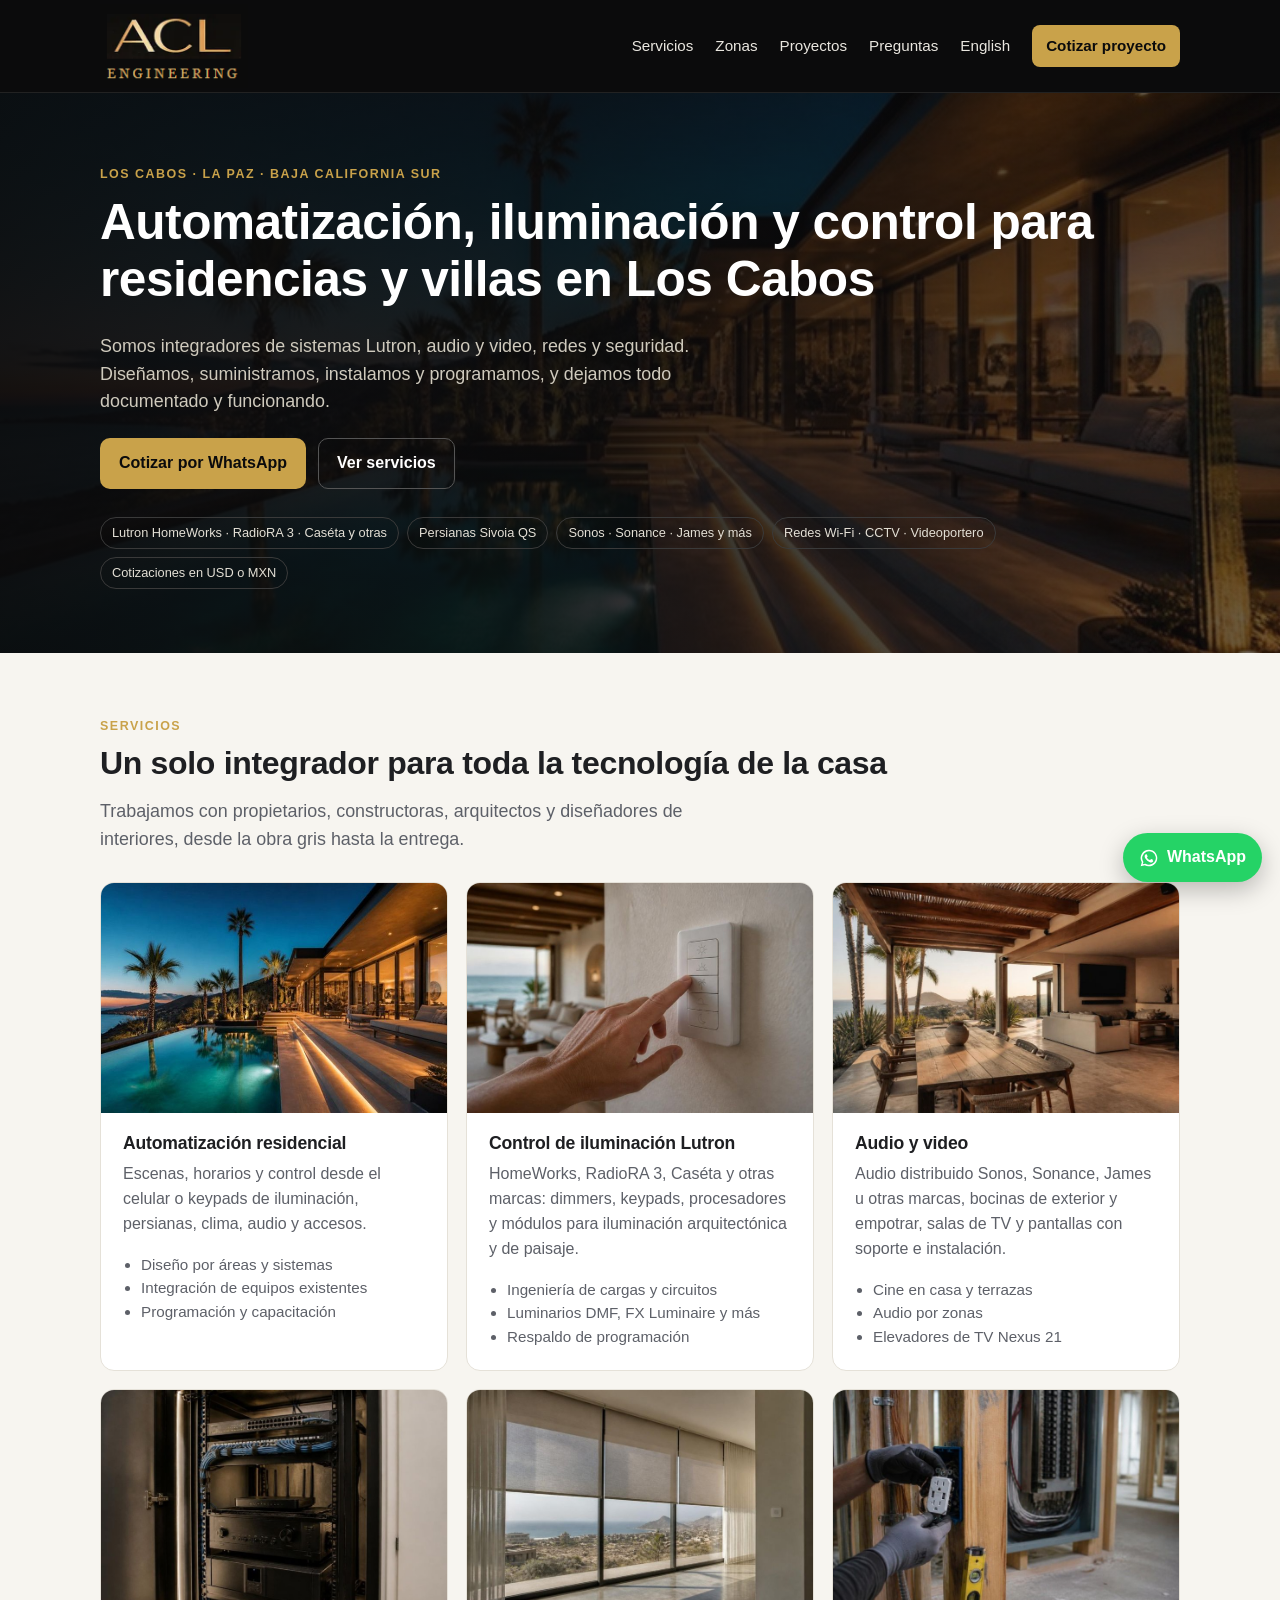
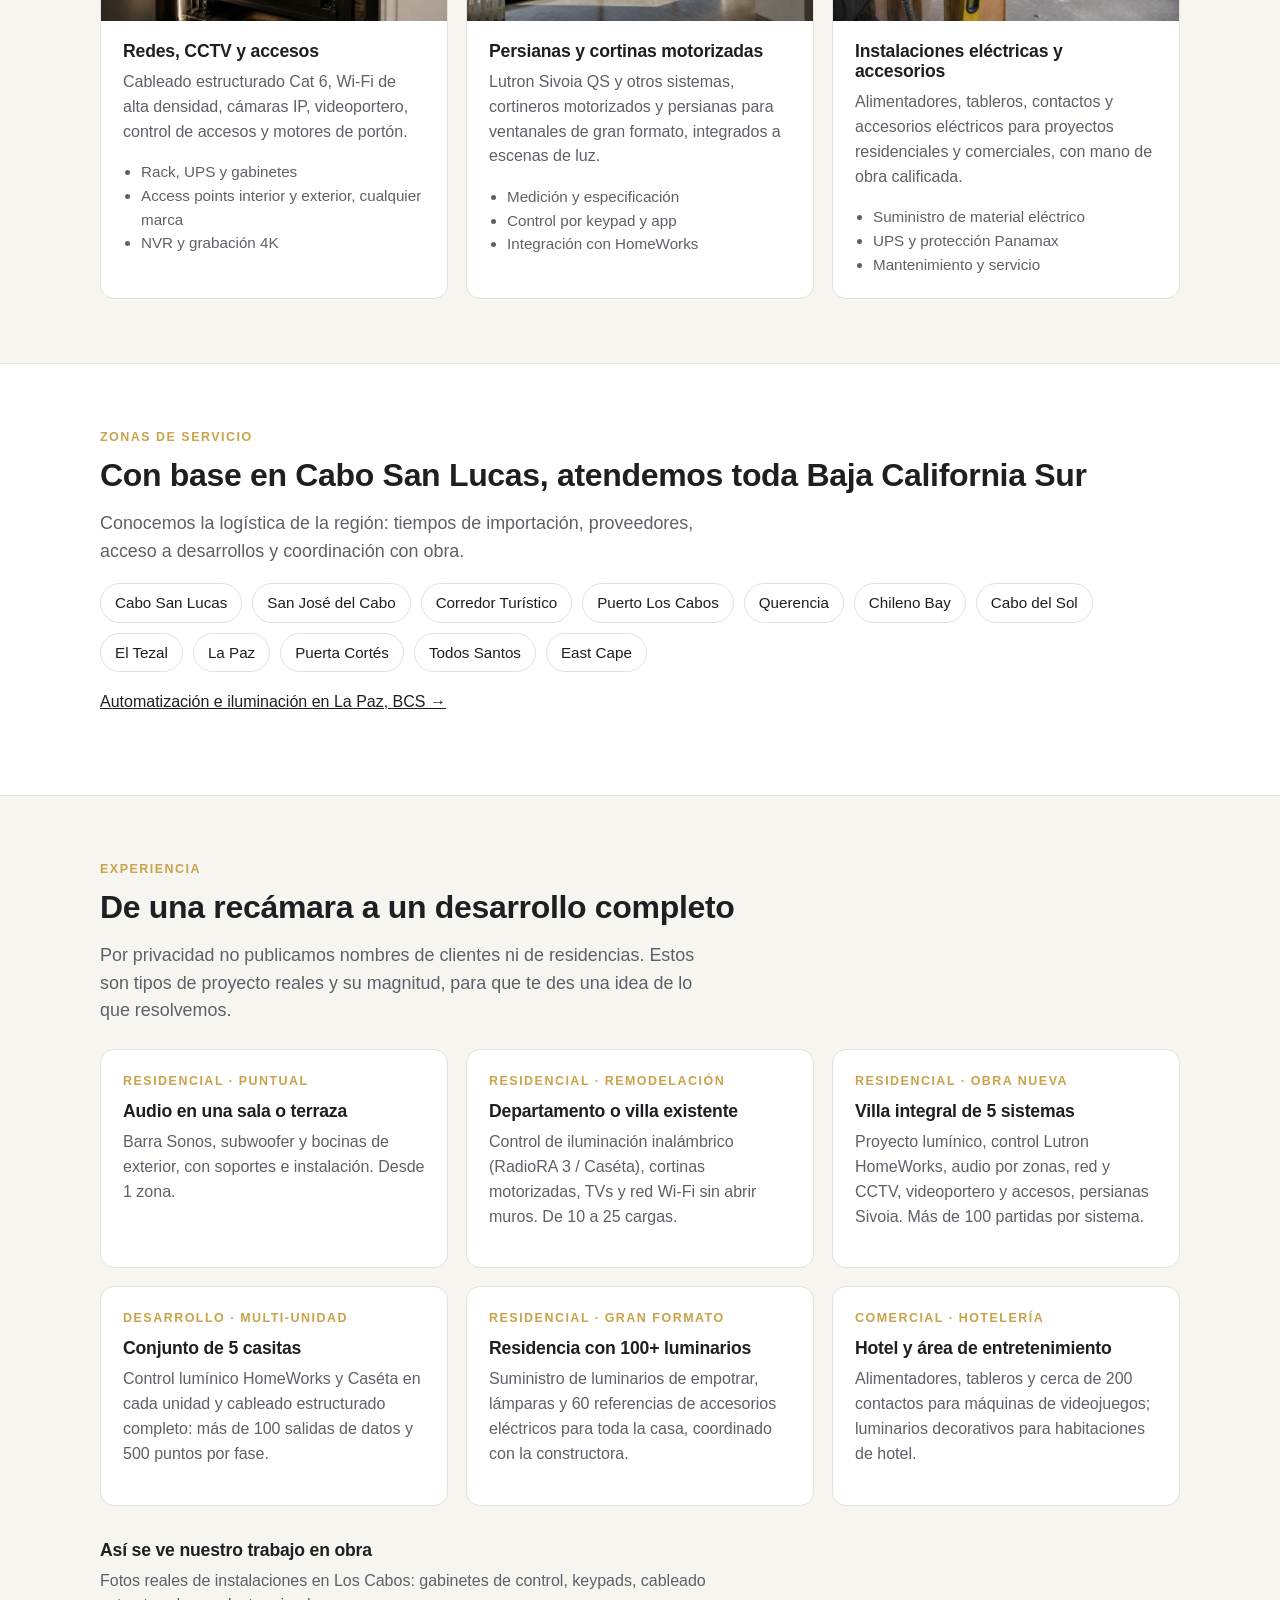
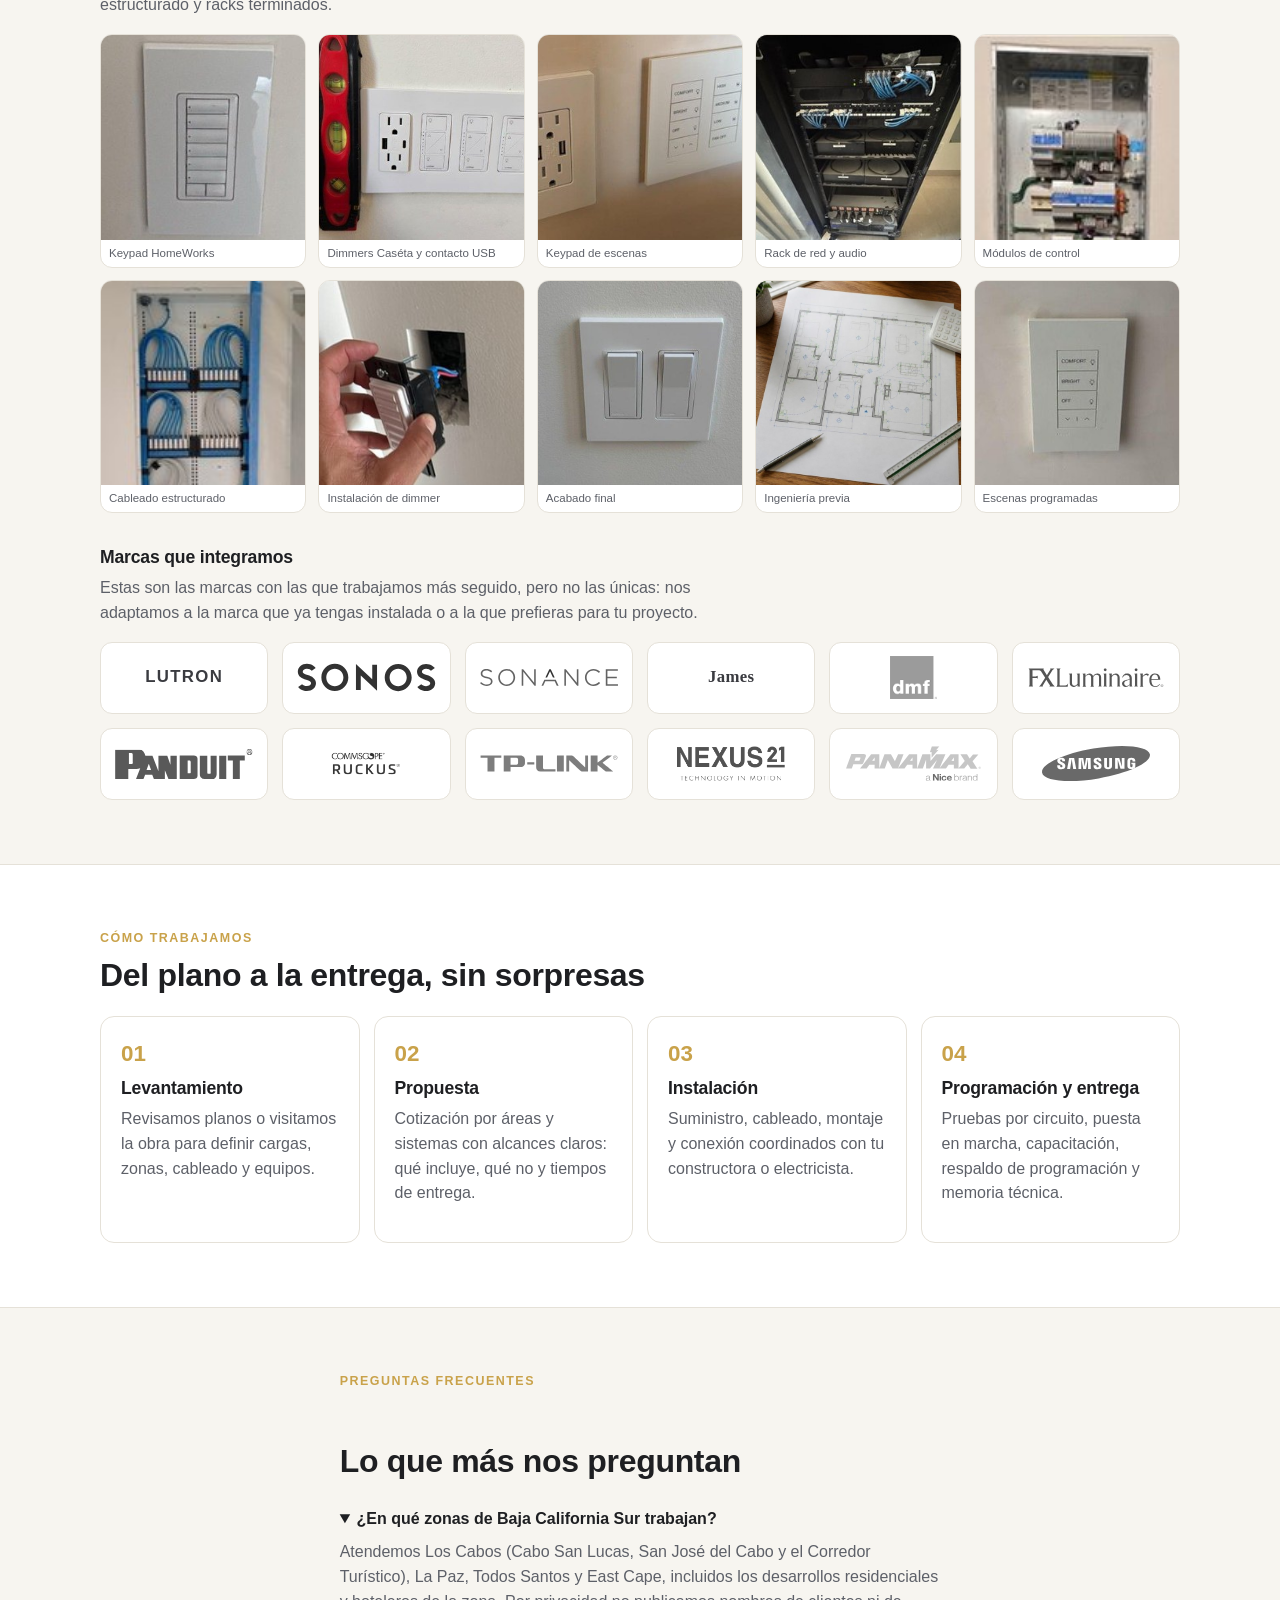
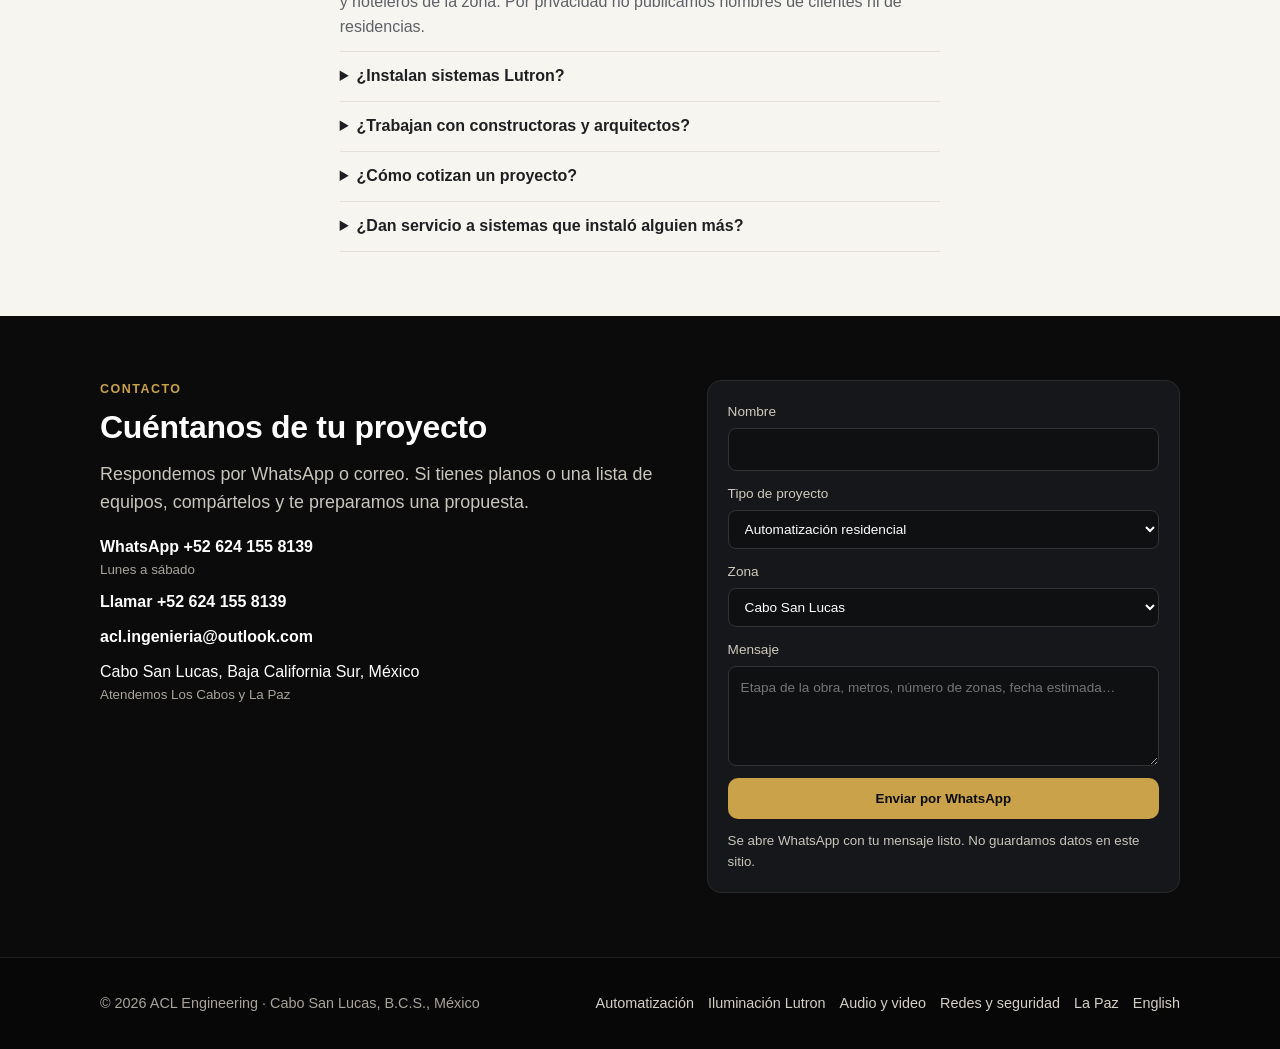
<file: index.html>
<!doctype html>
<html lang="es-MX">
<head>
  <meta charset="utf-8">
  <meta name="viewport" content="width=device-width, initial-scale=1">
  <title>Automatización e iluminación Lutron en Los Cabos | ACL Engineering</title>
  <meta name="description" content="Integradores de automatización residencial, iluminación Lutron, audio y video, redes y CCTV para villas en Los Cabos y La Paz, Baja California Sur.">
  <link rel="canonical" href="https://www.aclengineering.mx/">
  <link rel="alternate" hreflang="es-MX" href="https://www.aclengineering.mx/">
  <link rel="alternate" hreflang="en" href="https://www.aclengineering.mx/en/">
  <link rel="alternate" hreflang="x-default" href="https://www.aclengineering.mx/">
  <link rel="icon" href="img/logo-acl.png">
  <link rel="stylesheet" href="styles.css">
  <meta property="og:type" content="website">
  <meta property="og:locale" content="es_MX">
  <meta property="og:title" content="Automatización e iluminación Lutron en Los Cabos | ACL Engineering">
  <meta property="og:description" content="Integradores de automatización residencial, iluminación Lutron, audio y video, redes y CCTV para villas en Los Cabos y La Paz, Baja California Sur.">
  <meta property="og:url" content="https://www.aclengineering.mx/">
  <meta property="og:image" content="https://www.aclengineering.mx/img/villa-los-cabos-atardecer.jpg">
  <meta name="geo.region" content="MX-BCS">
  <meta name="geo.placename" content="Cabo San Lucas, Baja California Sur">
  <script type="application/ld+json">
  {
    "@context": "https://schema.org",
    "@graph": [
      {
        "@type": ["LocalBusiness", "HomeAndConstructionBusiness"],
        "@id": "https://www.aclengineering.mx/#negocio",
        "name": "ACL Engineering",
        "alternateName": "ACL Ingeniería",
        "description": "Integradores de automatización residencial, control de iluminación Lutron, audio y video, redes, CCTV y persianas motorizadas en Los Cabos y La Paz, Baja California Sur.",
        "url": "https://www.aclengineering.mx/",
        "logo": "https://www.aclengineering.mx/img/logo-acl.png",
        "image": "https://www.aclengineering.mx/img/logo-acl.png",
        "telephone": "+52-624-155-8139",
        "email": "acl.ingenieria@outlook.com",
        "founder": { "@type": "Person", "name": "Eduardo Delgado Herrera" },
        "address": { "@type": "PostalAddress", "addressLocality": "Cabo San Lucas", "addressRegion": "Baja California Sur", "addressCountry": "MX" },
        "geo": { "@type": "GeoCoordinates", "latitude": 22.8905, "longitude": -109.9167 },
        "areaServed": [
          { "@type": "City", "name": "Cabo San Lucas" },
          { "@type": "City", "name": "San José del Cabo" },
          { "@type": "Place", "name": "Corredor Turístico Los Cabos" },
          { "@type": "City", "name": "La Paz" },
          { "@type": "City", "name": "Todos Santos" },
          { "@type": "Place", "name": "East Cape" },
          { "@type": "State", "name": "Baja California Sur" }
        ],
        "priceRange": "$$$",
        "currenciesAccepted": "USD, MXN",
        "knowsAbout": ["Lutron HomeWorks", "Lutron RadioRA 3", "Lutron Caséta", "Lutron Sivoia QS", "Sonos", "Sonance", "Control de iluminación", "Automatización residencial", "Audio distribuido", "Redes Wi‑Fi", "CCTV", "Control de accesos", "Persianas motorizadas"],
        "hasOfferCatalog": {
          "@type": "OfferCatalog",
          "name": "Servicios",
          "itemListElement": [
            { "@type": "Offer", "itemOffered": { "@type": "Service", "name": "Automatización residencial (smart home)", "url": "https://www.aclengineering.mx/automatizacion-residencial-los-cabos.html" } },
            { "@type": "Offer", "itemOffered": { "@type": "Service", "name": "Control de iluminación Lutron", "url": "https://www.aclengineering.mx/control-de-iluminacion-lutron.html" } },
            { "@type": "Offer", "itemOffered": { "@type": "Service", "name": "Audio y video distribuido", "url": "https://www.aclengineering.mx/audio-y-video.html" } },
            { "@type": "Offer", "itemOffered": { "@type": "Service", "name": "Redes Wi‑Fi, CCTV y control de accesos", "url": "https://www.aclengineering.mx/redes-y-seguridad.html" } }
          ]
        }
      },
      {
        "@type": "WebSite",
        "@id": "https://www.aclengineering.mx/#sitio",
        "url": "https://www.aclengineering.mx/",
        "name": "ACL Engineering",
        "inLanguage": "es-MX",
        "publisher": { "@id": "https://www.aclengineering.mx/#negocio" }
      },
      {
        "@type": "FAQPage",
        "mainEntity": [
          { "@type": "Question", "name": "¿En qué zonas de Baja California Sur trabajan?", "acceptedAnswer": { "@type": "Answer", "text": "Atendemos Los Cabos (Cabo San Lucas, San José del Cabo y el Corredor Turístico), La Paz, Todos Santos y East Cape, incluidos los desarrollos residenciales y hoteleros de la zona. Por privacidad no publicamos nombres de clientes ni de residencias." } },
          { "@type": "Question", "name": "¿Instalan sistemas Lutron?", "acceptedAnswer": { "@type": "Answer", "text": "Sí. Diseñamos, suministramos, instalamos y programamos sistemas de control de iluminación Lutron HomeWorks, RadioRA 3 y Caséta, así como persianas y cortinas motorizadas Lutron Sivoia QS, incluyendo integración con equipos existentes." } },
          { "@type": "Question", "name": "¿Trabajan con constructoras y arquitectos?", "acceptedAnswer": { "@type": "Answer", "text": "Sí. Gran parte de nuestros proyectos llegan a través de constructoras, despachos de arquitectura y diseñadores de interiores. Entregamos ingeniería, cotización por etapas, instalación en obra, programación, memoria técnica y capacitación al usuario final." } },
          { "@type": "Question", "name": "¿Cómo cotizan un proyecto?", "acceptedAnswer": { "@type": "Answer", "text": "Con planos o una visita a sitio preparamos una propuesta por áreas y sistemas, con equipos, mano de obra, alcances e incluye/no incluye. Las cotizaciones se presentan en USD o MXN según el proyecto y tienen vigencia de 10 días." } }
        ]
      }
    ]
  }
  </script>
</head>
<body>
  <header class="site-header">
    <div class="wrap">
      <a class="brand" href="/" aria-label="ACL Engineering, inicio"><img src="img/logo-acl-engineering.png" alt="ACL Engineering" width="152" height="86"></a>
      <button class="nav-toggle" aria-expanded="false" aria-controls="nav" onclick="const n=document.getElementById('nav');n.classList.toggle('open');this.setAttribute('aria-expanded',n.classList.contains('open'))">Menú</button>
      <nav class="nav" id="nav" aria-label="Principal">
        <a href="#servicios">Servicios</a>
        <a href="#zonas">Zonas</a>
        <a href="#proyectos">Proyectos</a>
        <a href="#faq">Preguntas</a>
        <a href="en/" lang="en" hreflang="en">English</a>
        <a class="cta" href="#contacto">Cotizar proyecto</a>
      </nav>
    </div>
  </header>

  <main>
    <section class="hero has-photo">
      <img class="hero-photo" src="img/villa-los-cabos-atardecer.jpg" alt="Villa en Los Cabos al atardecer con iluminación arquitectónica y de paisaje" width="1920" height="1080" fetchpriority="high">
      <div class="wrap">
        <div class="eyebrow">Los Cabos · La Paz · Baja California Sur</div>
        <h1>Automatización, iluminación y control para residencias y villas en Los Cabos</h1>
        <p class="lead">Somos integradores de sistemas Lutron, audio y video, redes y seguridad. Diseñamos, suministramos, instalamos y programamos, y dejamos todo documentado y funcionando.</p>
        <div class="actions">
          <a class="btn btn-gold" href="https://wa.me/526241558139?text=Hola%20ACL%2C%20quiero%20cotizar%20un%20proyecto" rel="noopener">Cotizar por WhatsApp</a>
          <a class="btn btn-ghost" href="#servicios">Ver servicios</a>
        </div>
        <div class="chips" aria-label="Especialidades">
          <span class="chip">Lutron HomeWorks · RadioRA 3 · Caséta y otras</span>
          <span class="chip">Persianas Sivoia QS</span>
          <span class="chip">Sonos · Sonance · James y más</span>
          <span class="chip">Redes Wi‑Fi · CCTV · Videoportero</span>
          <span class="chip">Cotizaciones en USD o MXN</span>
        </div>
      </div>
    </section>

    <section id="servicios">
      <div class="wrap">
        <div class="eyebrow">Servicios</div>
        <h2>Un solo integrador para toda la tecnología de la casa</h2>
        <p class="lead">Trabajamos con propietarios, constructoras, arquitectos y diseñadores de interiores, desde la obra gris hasta la entrega.</p>
        <div class="grid grid-3" style="margin-top:28px">
          <article class="card has-photo"><img src="img/villa-los-cabos-atardecer-800.jpg" alt="Villa automatizada en Los Cabos" loading="lazy" width="800" height="533"><div class="body">
            <h3><a href="automatizacion-residencial-los-cabos.html">Automatización residencial</a></h3>
            <p class="muted">Escenas, horarios y control desde el celular o keypads de iluminación, persianas, clima, audio y accesos.</p>
            <ul><li>Diseño por áreas y sistemas</li><li>Integración de equipos existentes</li><li>Programación y capacitación</li></ul>
          </div></article>
          <article class="card has-photo"><img src="img/keypad-control-iluminacion-800.jpg" alt="Keypad de control de iluminación en villa" loading="lazy" width="800" height="533"><div class="body">
            <h3><a href="control-de-iluminacion-lutron.html">Control de iluminación Lutron</a></h3>
            <p class="muted">HomeWorks, RadioRA 3, Caséta y otras marcas: dimmers, keypads, procesadores y módulos para iluminación arquitectónica y de paisaje.</p>
            <ul><li>Ingeniería de cargas y circuitos</li><li>Luminarios DMF, FX Luminaire y más</li><li>Respaldo de programación</li></ul>
          </div></article>
          <article class="card has-photo"><img src="img/terraza-audio-video-800.jpg" alt="Terraza con audio exterior y pantalla" loading="lazy" width="800" height="533"><div class="body">
            <h3><a href="audio-y-video.html">Audio y video</a></h3>
            <p class="muted">Audio distribuido Sonos, Sonance, James u otras marcas, bocinas de exterior y empotrar, salas de TV y pantallas con soporte e instalación.</p>
            <ul><li>Cine en casa y terrazas</li><li>Audio por zonas</li><li>Elevadores de TV Nexus 21</li></ul>
          </div></article>
          <article class="card has-photo"><img src="img/rack-redes-800.jpg" alt="Rack de red residencial ordenado" loading="lazy" width="800" height="533"><div class="body">
            <h3><a href="redes-y-seguridad.html">Redes, CCTV y accesos</a></h3>
            <p class="muted">Cableado estructurado Cat 6, Wi‑Fi de alta densidad, cámaras IP, videoportero, control de accesos y motores de portón.</p>
            <ul><li>Rack, UPS y gabinetes</li><li>Access points interior y exterior, cualquier marca</li><li>NVR y grabación 4K</li></ul>
          </div></article>
          <article class="card has-photo"><img src="img/persianas-motorizadas-800.jpg" alt="Persianas motorizadas en ventanal de villa con vista al mar" loading="lazy" width="800" height="533"><div class="body">
            <h3>Persianas y cortinas motorizadas</h3>
            <p class="muted">Lutron Sivoia QS y otros sistemas, cortineros motorizados y persianas para ventanales de gran formato, integrados a escenas de luz.</p>
            <ul><li>Medición y especificación</li><li>Control por keypad y app</li><li>Integración con HomeWorks</li></ul>
          </div></article>
          <article class="card has-photo"><img src="img/instalacion-electrica-800.jpg" alt="Instalación de contacto eléctrico en obra" loading="lazy" width="800" height="533"><div class="body">
            <h3>Instalaciones eléctricas y accesorios</h3>
            <p class="muted">Alimentadores, tableros, contactos y accesorios eléctricos para proyectos residenciales y comerciales, con mano de obra calificada.</p>
            <ul><li>Suministro de material eléctrico</li><li>UPS y protección Panamax</li><li>Mantenimiento y servicio</li></ul>
          </div></article>
        </div>
      </div>
    </section>

    <section class="alt" id="zonas">
      <div class="wrap">
        <div class="eyebrow">Zonas de servicio</div>
        <h2>Con base en Cabo San Lucas, atendemos toda Baja California Sur</h2>
        <p class="lead">Conocemos la logística de la región: tiempos de importación, proveedores, acceso a desarrollos y coordinación con obra.</p>
        <div class="zones" style="margin-top:16px">
          <span>Cabo San Lucas</span><span>San José del Cabo</span><span>Corredor Turístico</span><span>Puerto Los Cabos</span><span>Querencia</span><span>Chileno Bay</span><span>Cabo del Sol</span><span>El Tezal</span><span>La Paz</span><span>Puerta Cortés</span><span>Todos Santos</span><span>East Cape</span>
        </div>
        <p style="margin-top:18px"><a href="la-paz.html">Automatización e iluminación en La Paz, BCS →</a></p>
      </div>
    </section>

    <section id="proyectos">
      <div class="wrap">
        <div class="eyebrow">Experiencia</div>
        <h2>De una recámara a un desarrollo completo</h2>
        <p class="lead">Por privacidad no publicamos nombres de clientes ni de residencias. Estos son tipos de proyecto reales y su magnitud, para que te des una idea de lo que resolvemos.</p>
        <div class="grid grid-3" style="margin-top:24px">
          <article class="card"><div class="eyebrow">Residencial · puntual</div><h3>Audio en una sala o terraza</h3><p class="muted">Barra Sonos, subwoofer y bocinas de exterior, con soportes e instalación. Desde 1 zona.</p></article>
          <article class="card"><div class="eyebrow">Residencial · remodelación</div><h3>Departamento o villa existente</h3><p class="muted">Control de iluminación inalámbrico (RadioRA 3 / Caséta), cortinas motorizadas, TVs y red Wi‑Fi sin abrir muros. De 10 a 25 cargas.</p></article>
          <article class="card"><div class="eyebrow">Residencial · obra nueva</div><h3>Villa integral de 5 sistemas</h3><p class="muted">Proyecto lumínico, control Lutron HomeWorks, audio por zonas, red y CCTV, videoportero y accesos, persianas Sivoia. Más de 100 partidas por sistema.</p></article>
          <article class="card"><div class="eyebrow">Desarrollo · multi‑unidad</div><h3>Conjunto de 5 casitas</h3><p class="muted">Control lumínico HomeWorks y Caséta en cada unidad y cableado estructurado completo: más de 100 salidas de datos y 500 puntos por fase.</p></article>
          <article class="card"><div class="eyebrow">Residencial · gran formato</div><h3>Residencia con 100+ luminarios</h3><p class="muted">Suministro de luminarios de empotrar, lámparas y 60 referencias de accesorios eléctricos para toda la casa, coordinado con la constructora.</p></article>
          <article class="card"><div class="eyebrow">Comercial · hotelería</div><h3>Hotel y área de entretenimiento</h3><p class="muted">Alimentadores, tableros y cerca de 200 contactos para máquinas de videojuegos; luminarios decorativos para habitaciones de hotel.</p></article>
        </div>
        <h3 style="margin-top:34px">Así se ve nuestro trabajo en obra</h3>
        <p class="muted" style="max-width:70ch">Fotos reales de instalaciones en Los Cabos: gabinetes de control, keypads, cableado estructurado y racks terminados.</p>
        <div class="gallery" style="margin-top:14px">
          <figure><img src="img/obra/keypad-homeworks.jpg" alt="Keypad Lutron HomeWorks instalado en muro de villa en Los Cabos" loading="lazy" width="238" height="280"><figcaption>Keypad HomeWorks</figcaption></figure>
          <figure><img src="img/obra/dimmers-caseta.jpg" alt="Dimmers Lutron Caséta y contacto USB nivelados en instalación" loading="lazy" width="435" height="303"><figcaption>Dimmers Caséta y contacto USB</figcaption></figure>
          <figure><img src="img/obra/keypad-contacto-usb.jpg" alt="Keypad de escenas y contacto con puertos USB" loading="lazy" width="386" height="251"><figcaption>Keypad de escenas</figcaption></figure>
          <figure><img src="img/obra/rack-red.jpg" alt="Rack de red y audio con patch panel y cableado ordenado" loading="lazy" width="261" height="288"><figcaption>Rack de red y audio</figcaption></figure>
          <figure class="tall"><img src="img/obra/modulos-control.jpg" alt="Módulos de control en gabinete" loading="lazy" width="131" height="396"><figcaption>Módulos de control</figcaption></figure>
          <figure class="tall"><img src="img/obra/cableado-estructurado.jpg" alt="Cableado estructurado Cat 6 en gabinete de pared" loading="lazy" width="138" height="245"><figcaption>Cableado estructurado</figcaption></figure>
          <figure><img src="img/obra/instalacion-dimmer.jpg" alt="Instalación de dimmer en caja de muro" loading="lazy" width="235" height="301"><figcaption>Instalación de dimmer</figcaption></figure>
          <figure><img src="img/obra/apagadores.jpg" alt="Apagadores instalados y alineados" loading="lazy" width="372" height="311"><figcaption>Acabado final</figcaption></figure>
          <figure><img src="img/obra/plano-ingenieria.jpg" alt="Plano de ingeniería con ubicación de luminarios y controles" loading="lazy" width="600" height="600"><figcaption>Ingeniería previa</figcaption></figure>
          <figure><img src="img/obra/keypad-escenas.jpg" alt="Keypad con escenas Comfort, Bright y Off" loading="lazy" width="246" height="254"><figcaption>Escenas programadas</figcaption></figure>
        </div>
        <h3 style="margin-top:34px">Marcas que integramos</h3>
        <p class="muted" style="max-width:70ch">Estas son las marcas con las que trabajamos más seguido, pero no las únicas: nos adaptamos a la marca que ya tengas instalada o a la que prefieras para tu proyecto.</p>
        <div class="brand-strip" aria-label="Marcas">
          <div class="brand"><span class="wordmark">Lutron</span></div>
<div class="brand"><img src="img/marcas/sonos.svg" alt="Sonos" loading="lazy"></div>
<div class="brand"><img src="img/marcas/sonance.svg" alt="Sonance" loading="lazy"></div>
<div class="brand"><span class="wordmark serif">James</span></div>
<div class="brand"><img src="img/marcas/dmf.png" alt="DMF Lighting" loading="lazy" style="max-height:44px"></div>
<div class="brand"><img src="img/marcas/fx-luminaire.svg" alt="FX Luminaire" loading="lazy"></div>
<div class="brand"><img src="img/marcas/panduit.svg" alt="Panduit" loading="lazy"></div>
<div class="brand"><img src="img/marcas/ruckus.png" alt="Ruckus Networks" loading="lazy"></div>
<div class="brand"><img src="img/marcas/tp-link.svg" alt="TP-Link" loading="lazy"></div>
<div class="brand"><img src="img/marcas/nexus21.png" alt="Nexus 21" loading="lazy"></div>
<div class="brand"><img src="img/marcas/panamax.svg" alt="Panamax" loading="lazy"></div>
<div class="brand"><img src="img/marcas/samsung.svg" alt="Samsung" loading="lazy"></div>
        </div>
      </div>
    </section>

    <section class="alt">
      <div class="wrap">
        <div class="eyebrow">Cómo trabajamos</div>
        <h2>Del plano a la entrega, sin sorpresas</h2>
        <div class="steps" style="margin-top:22px">
          <div class="step"><h3>Levantamiento</h3><p class="muted">Revisamos planos o visitamos la obra para definir cargas, zonas, cableado y equipos.</p></div>
          <div class="step"><h3>Propuesta</h3><p class="muted">Cotización por áreas y sistemas con alcances claros: qué incluye, qué no y tiempos de entrega.</p></div>
          <div class="step"><h3>Instalación</h3><p class="muted">Suministro, cableado, montaje y conexión coordinados con tu constructora o electricista.</p></div>
          <div class="step"><h3>Programación y entrega</h3><p class="muted">Pruebas por circuito, puesta en marcha, capacitación, respaldo de programación y memoria técnica.</p></div>
        </div>
      </div>
    </section>

    <section id="faq">
      <div class="wrap prose">
        <div class="eyebrow">Preguntas frecuentes</div>
        <h2>Lo que más nos preguntan</h2>
        <details open><summary>¿En qué zonas de Baja California Sur trabajan?</summary><p>Atendemos Los Cabos (Cabo San Lucas, San José del Cabo y el Corredor Turístico), La Paz, Todos Santos y East Cape, incluidos los desarrollos residenciales y hoteleros de la zona. Por privacidad no publicamos nombres de clientes ni de residencias.</p></details>
        <details><summary>¿Instalan sistemas Lutron?</summary><p>Sí. Diseñamos, suministramos, instalamos y programamos sistemas de control de iluminación Lutron HomeWorks, RadioRA 3 y Caséta, así como persianas y cortinas motorizadas Lutron Sivoia QS, incluyendo la integración con equipos existentes.</p></details>
        <details><summary>¿Trabajan con constructoras y arquitectos?</summary><p>Sí. Gran parte de nuestros proyectos llegan a través de constructoras, despachos de arquitectura y diseñadores de interiores. Entregamos ingeniería, cotización por etapas, instalación en obra, programación, memoria técnica y capacitación al usuario final.</p></details>
        <details><summary>¿Cómo cotizan un proyecto?</summary><p>Con planos o una visita a sitio preparamos una propuesta por áreas y sistemas, con equipos, mano de obra, alcances e incluye/no incluye. Las cotizaciones se presentan en USD o MXN según el proyecto y tienen vigencia de 10 días.</p></details>
        <details><summary>¿Dan servicio a sistemas que instaló alguien más?</summary><p>Sí. Hacemos diagnóstico, reemplazo de procesadores y módulos, actualización de programación y ampliaciones en sistemas Lutron, audio y redes ya instalados.</p></details>
      </div>
    </section>

    <section class="dark" id="contacto">
      <div class="wrap contact">
        <div>
          <div class="eyebrow">Contacto</div>
          <h2>Cuéntanos de tu proyecto</h2>
          <p class="lead">Respondemos por WhatsApp o correo. Si tienes planos o una lista de equipos, compártelos y te preparamos una propuesta.</p>
          <ul class="contact-list">
            <li><a href="https://wa.me/526241558139" rel="noopener">WhatsApp +52 624 155 8139</a><small>Lunes a sábado</small></li>
            <li><a href="tel:+526241558139">Llamar +52 624 155 8139</a></li>
            <li><a href="mailto:acl.ingenieria@outlook.com">acl.ingenieria@outlook.com</a></li>
            <li><span>Cabo San Lucas, Baja California Sur, México</span><small>Atendemos Los Cabos y La Paz</small></li>
          </ul>
        </div>
        <form class="form" action="https://wa.me/526241558139" method="get" onsubmit="event.preventDefault();const f=this;const t=`Hola ACL, soy ${f.nombre.value}. Proyecto: ${f.proyecto.value} en ${f.zona.value}. ${f.mensaje.value}`;window.open('https://wa.me/526241558139?text='+encodeURIComponent(t),'_blank','noopener');">
          <label>Nombre <input name="nombre" required autocomplete="name"></label>
          <label>Tipo de proyecto
            <select name="proyecto">
              <option>Automatización residencial</option><option>Control de iluminación Lutron</option><option>Audio y video</option><option>Redes, CCTV o accesos</option><option>Persianas motorizadas</option><option>Instalación eléctrica</option><option>Servicio a sistema existente</option>
            </select>
          </label>
          <label>Zona
            <select name="zona">
              <option>Cabo San Lucas</option><option>San José del Cabo</option><option>Corredor Turístico</option><option>La Paz</option><option>Todos Santos</option><option>East Cape</option><option>Otra</option>
            </select>
          </label>
          <label>Mensaje <textarea name="mensaje" placeholder="Etapa de la obra, metros, número de zonas, fecha estimada…"></textarea></label>
          <button class="btn btn-gold" type="submit">Enviar por WhatsApp</button>
          <small class="muted">Se abre WhatsApp con tu mensaje listo. No guardamos datos en este sitio.</small>
        </form>
      </div>
    </section>
  </main>

  <footer class="site-footer">
    <div class="wrap">
      <div>© <span id="y"></span> ACL Engineering · Cabo San Lucas, B.C.S., México</div>
      <nav aria-label="Pie">
        <a href="automatizacion-residencial-los-cabos.html">Automatización</a>
        <a href="control-de-iluminacion-lutron.html">Iluminación Lutron</a>
        <a href="audio-y-video.html">Audio y video</a>
        <a href="redes-y-seguridad.html">Redes y seguridad</a>
        <a href="la-paz.html">La Paz</a>
        <a href="en/" lang="en">English</a>
      </nav>
    </div>
  </footer>
  <a class="wa-float" href="https://wa.me/526241558139?text=Hola%20ACL%2C%20quiero%20cotizar%20un%20proyecto" rel="noopener" aria-label="Escribir por WhatsApp"><svg viewBox="0 0 24 24" fill="currentColor" aria-hidden="true"><path d="M12 2a10 10 0 0 0-8.6 15.1L2 22l5-1.3A10 10 0 1 0 12 2zm0 18.2a8.2 8.2 0 0 1-4.2-1.2l-.3-.2-3 .8.8-2.9-.2-.3A8.2 8.2 0 1 1 12 20.2zm4.5-6.1c-.2-.1-1.5-.7-1.7-.8-.2-.1-.4-.1-.6.1l-.8 1c-.1.2-.3.2-.5.1a6.7 6.7 0 0 1-3.3-2.9c-.2-.4.3-.4.7-1.3.1-.2 0-.3 0-.5l-.8-1.8c-.2-.5-.4-.4-.6-.4h-.5a1 1 0 0 0-.7.3 3 3 0 0 0-.9 2.2 5.2 5.2 0 0 0 1.1 2.8 11.9 11.9 0 0 0 4.6 4c1.7.7 2.1.6 2.8.5a2.4 2.4 0 0 0 1.6-1.1 2 2 0 0 0 .1-1.1c0-.1-.2-.2-.5-.3z"/></svg>WhatsApp</a>
  <script>document.getElementById('y').textContent=new Date().getFullYear()</script>
</body>
</html>
</file>
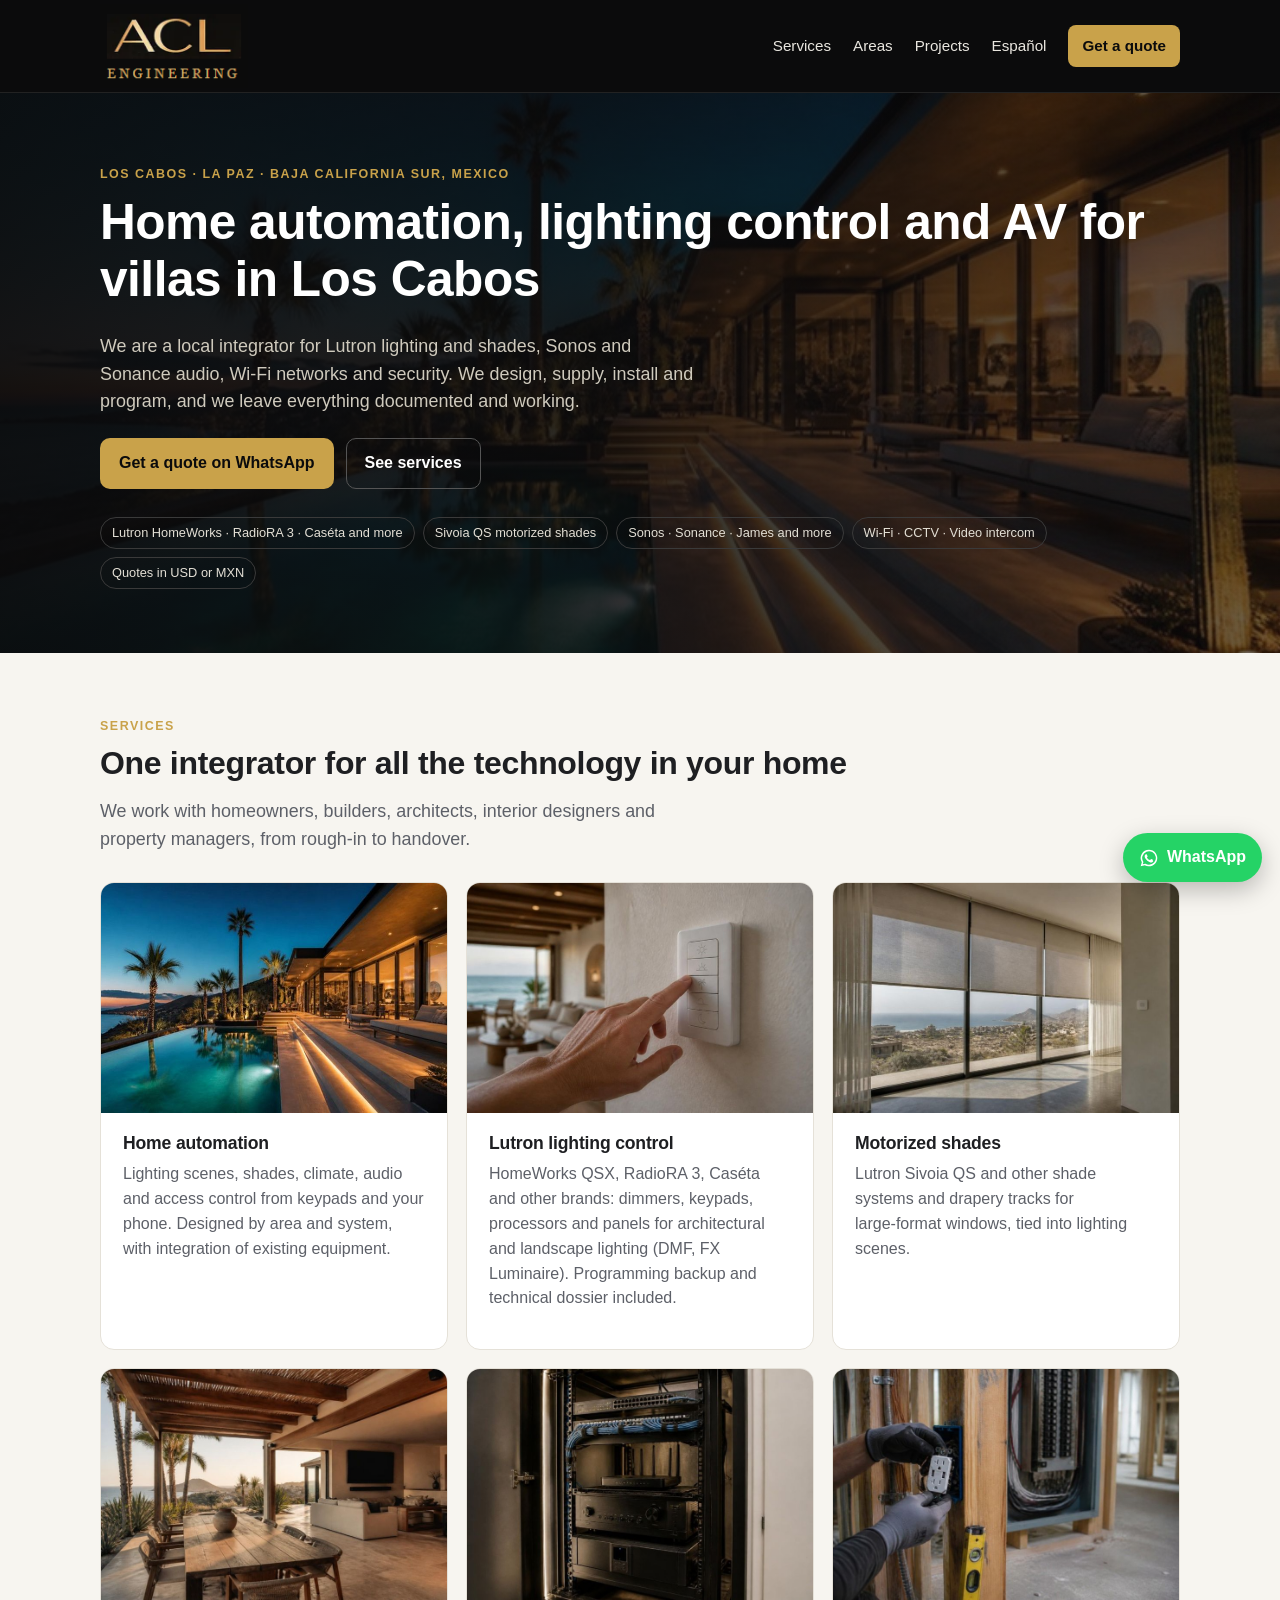
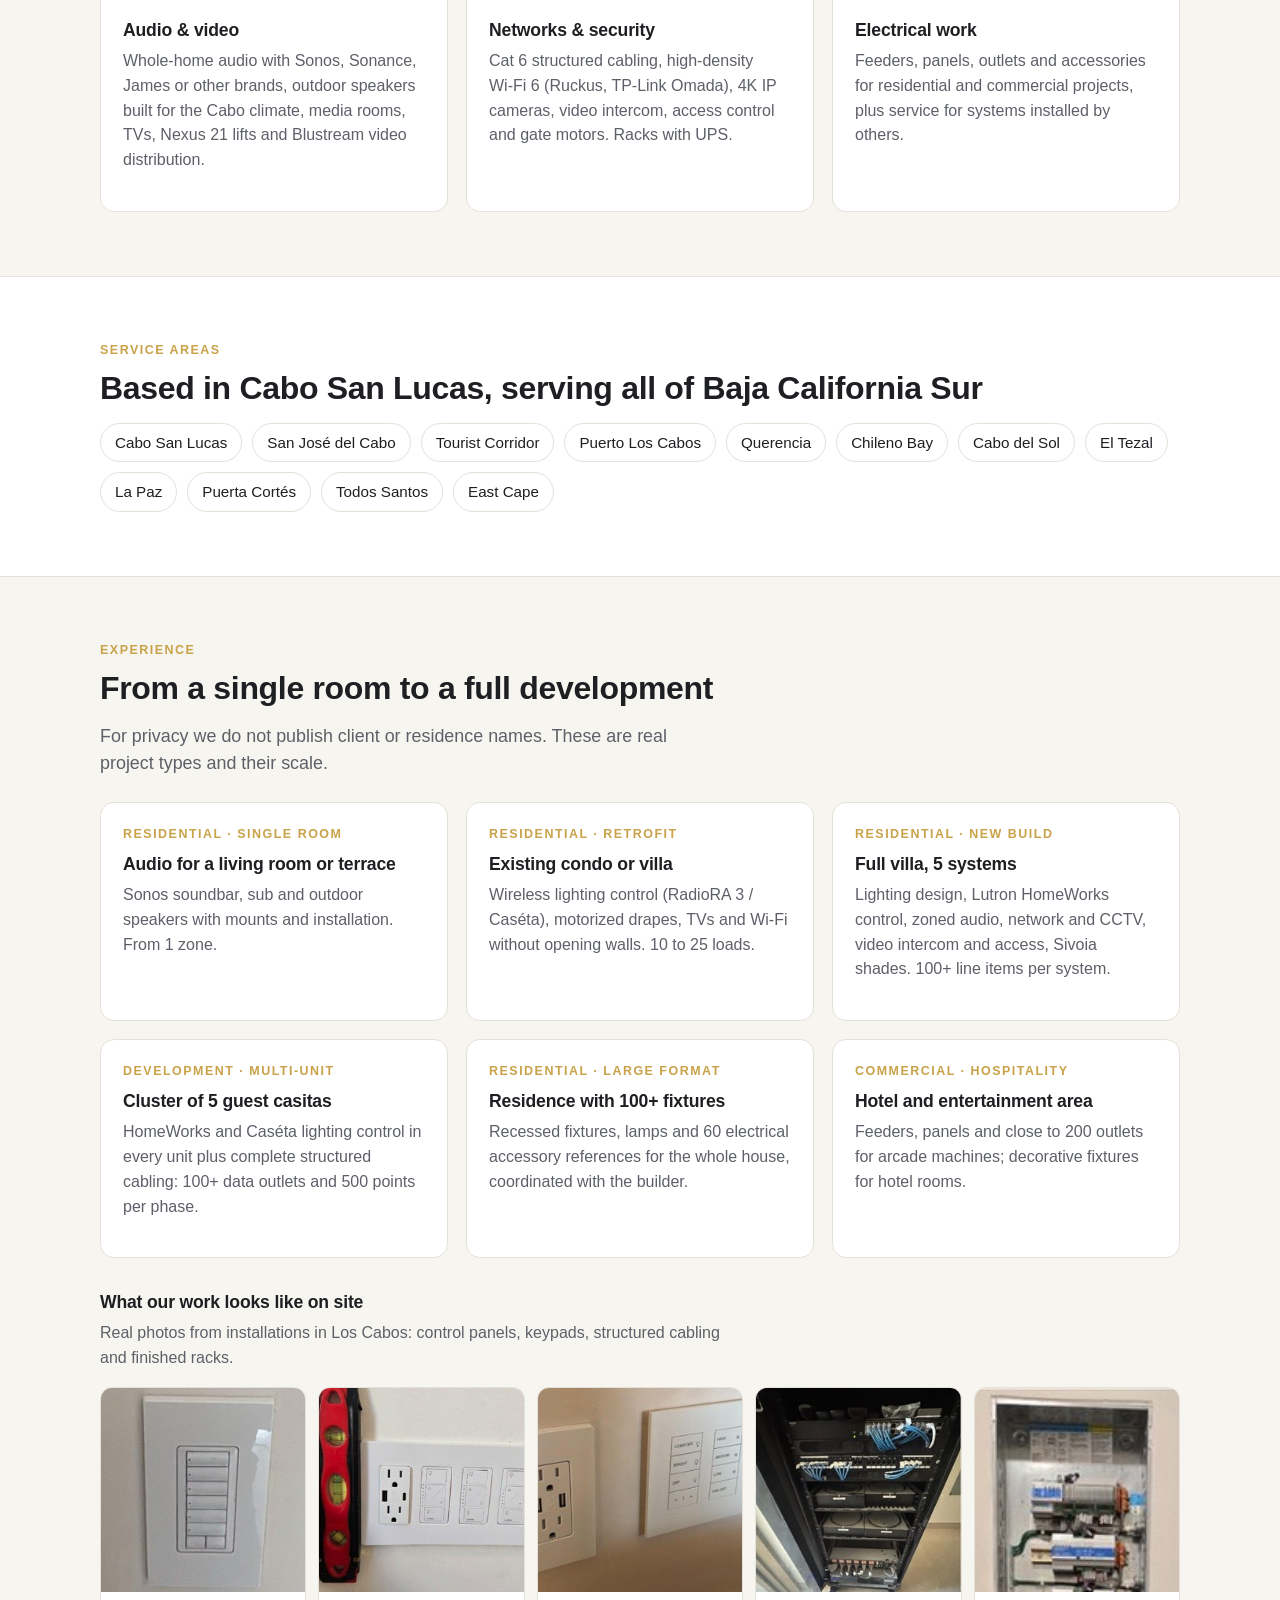
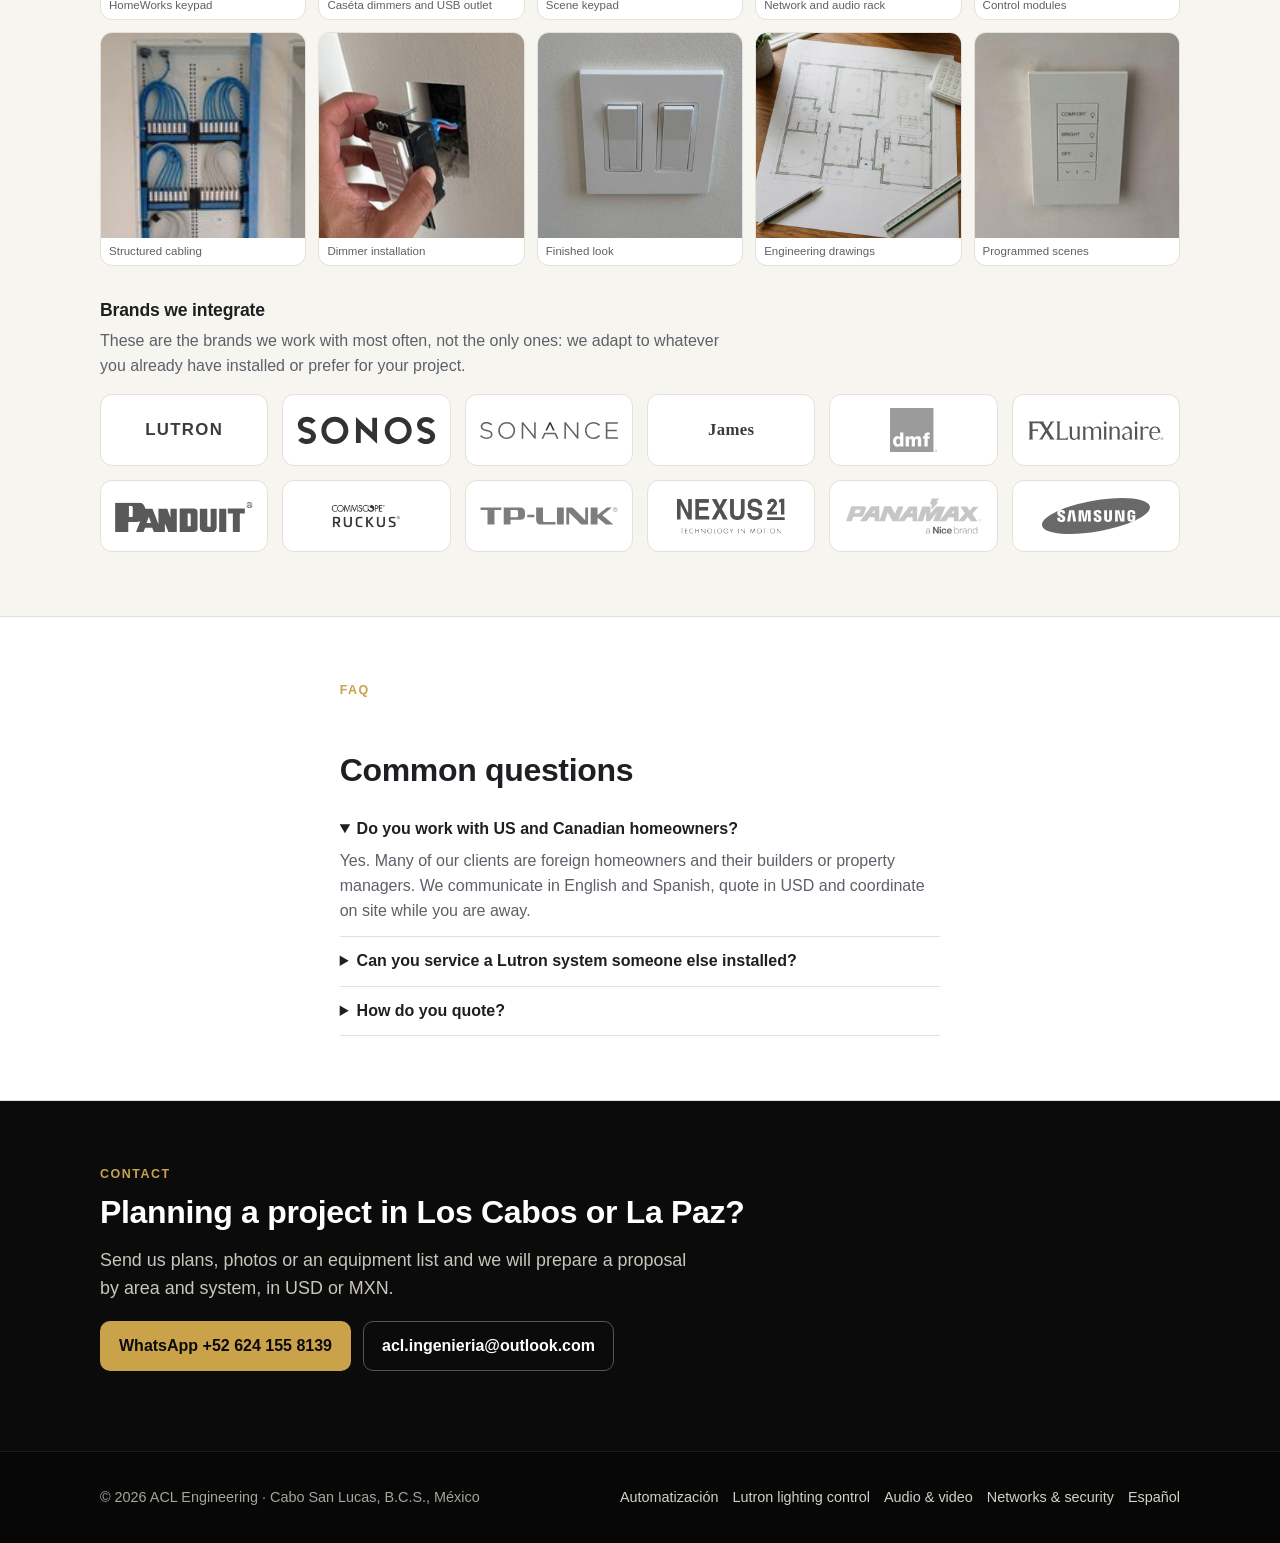
<file: en/index.html>
<!doctype html>
<html lang="en">
<head>
  <meta charset="utf-8">
  <meta name="viewport" content="width=device-width, initial-scale=1">
  <title>Home Automation & Lutron Lighting in Los Cabos | ACL Engineering</title>
  <meta name="description" content="Lutron lighting control, motorized shades, Sonos audio, Wi‑Fi and security integration for villas in Cabo San Lucas, San José del Cabo and La Paz, Mexico.">
  <link rel="canonical" href="https://www.aclengineering.mx/en/">
  <link rel="alternate" hreflang="en" href="https://www.aclengineering.mx/en/">
  <link rel="alternate" hreflang="es-MX" href="https://www.aclengineering.mx/">
  <link rel="alternate" hreflang="x-default" href="https://www.aclengineering.mx/">
  <link rel="icon" href="../img/logo-acl.png">
  <link rel="stylesheet" href="../styles.css">
  <meta property="og:type" content="website">
  <meta property="og:locale" content="en_US">
  <meta property="og:title" content="Home Automation & Lutron Lighting in Los Cabos | ACL Engineering">
  <meta property="og:description" content="Lutron lighting control, motorized shades, Sonos audio, Wi‑Fi and security integration for villas in Cabo San Lucas, San José del Cabo and La Paz, Mexico.">
  <meta property="og:url" content="https://www.aclengineering.mx/en/">
  <meta property="og:image" content="https://www.aclengineering.mx/img/villa-los-cabos-atardecer.jpg">
  <meta name="geo.region" content="MX-BCS">
  <script type="application/ld+json">{
  "@context": "https://schema.org",
  "@type": [
    "LocalBusiness",
    "HomeAndConstructionBusiness"
  ],
  "@id": "https://www.aclengineering.mx/#negocio",
  "name": "ACL Engineering",
  "url": "https://www.aclengineering.mx/en/",
  "logo": "https://www.aclengineering.mx/img/logo-acl.png",
  "telephone": "+52-624-155-8139",
  "email": "acl.ingenieria@outlook.com",
  "description": "Home automation, Lutron lighting control, motorized shades, audio/video, networking and security integrator serving Los Cabos and La Paz, Baja California Sur, Mexico.",
  "address": {
    "@type": "PostalAddress",
    "addressLocality": "Cabo San Lucas",
    "addressRegion": "Baja California Sur",
    "addressCountry": "MX"
  },
  "areaServed": [
    "Cabo San Lucas",
    "San José del Cabo",
    "Los Cabos Tourist Corridor",
    "La Paz",
    "Todos Santos",
    "East Cape",
    "Baja California Sur"
  ],
  "knowsAbout": [
    "Lutron HomeWorks",
    "Lutron RadioRA 3",
    "Lutron Caséta",
    "Lutron Sivoia QS",
    "Sonos",
    "Sonance",
    "Home automation",
    "Lighting control",
    "Whole-home audio",
    "Wi‑Fi networks",
    "CCTV",
    "Access control"
  ],
  "currenciesAccepted": "USD, MXN"
}</script>
</head>
<body>
  <header class="site-header">
    <div class="wrap">
      <a class="brand" href="../index.html" aria-label="ACL Engineering"><img src="../img/logo-acl-engineering.png" alt="ACL Engineering" width="152" height="86"></a>
      <button class="nav-toggle" aria-expanded="false" aria-controls="nav" onclick="const n=document.getElementById('nav');n.classList.toggle('open');this.setAttribute('aria-expanded',n.classList.contains('open'))">Menu</button>
      <nav class="nav" id="nav" aria-label="Principal">
        <a href="#services">Services</a>
        <a href="#areas">Areas</a>
        <a href="#projects">Projects</a>
        <a href="../index.html" lang="es" hreflang="es-MX">Español</a>
        <a class="cta" href="#contact">Get a quote</a>
      </nav>
    </div>
  </header>
  <main>
    <section class="hero has-photo">
      <img class="hero-photo" src="../img/villa-los-cabos-atardecer.jpg" alt="Villa in Los Cabos at dusk with architectural and landscape lighting" width="1920" height="1080" fetchpriority="high">
      <div class="wrap">
        <div class="eyebrow">Los Cabos · La Paz · Baja California Sur, Mexico</div>
        <h1>Home automation, lighting control and AV for villas in Los Cabos</h1>
        <p class="lead">We are a local integrator for Lutron lighting and shades, Sonos and Sonance audio, Wi‑Fi networks and security. We design, supply, install and program, and we leave everything documented and working.</p>
        <div class="actions">
          <a class="btn btn-gold" href="https://wa.me/526241558139?text=Hi%20ACL%2C%20I%27d%20like%20a%20quote%20for%20a%20project" rel="noopener">Get a quote on WhatsApp</a>
          <a class="btn btn-ghost" href="#services">See services</a>
        </div>
        <div class="chips" aria-label="Specialties">
          <span class="chip">Lutron HomeWorks · RadioRA 3 · Caséta and more</span>
          <span class="chip">Sivoia QS motorized shades</span>
          <span class="chip">Sonos · Sonance · James and more</span>
          <span class="chip">Wi‑Fi · CCTV · Video intercom</span>
          <span class="chip">Quotes in USD or MXN</span>
        </div>
      </div>
    </section>

    <section id="services">
      <div class="wrap">
        <div class="eyebrow">Services</div>
        <h2>One integrator for all the technology in your home</h2>
        <p class="lead">We work with homeowners, builders, architects, interior designers and property managers, from rough‑in to handover.</p>
        <div class="grid grid-3" style="margin-top:28px">
          <article class="card has-photo"><img src="../img/villa-los-cabos-atardecer-800.jpg" alt="Automated villa in Los Cabos" loading="lazy" width="800" height="533"><div class="body"><h3>Home automation</h3><p class="muted">Lighting scenes, shades, climate, audio and access control from keypads and your phone. Designed by area and system, with integration of existing equipment.</p></div></article>
          <article class="card has-photo"><img src="../img/keypad-control-iluminacion-800.jpg" alt="Lighting control keypad in a villa" loading="lazy" width="800" height="533"><div class="body"><h3>Lutron lighting control</h3><p class="muted">HomeWorks QSX, RadioRA 3, Caséta and other brands: dimmers, keypads, processors and panels for architectural and landscape lighting (DMF, FX Luminaire). Programming backup and technical dossier included.</p></div></article>
          <article class="card has-photo"><img src="../img/persianas-motorizadas-800.jpg" alt="Motorized shades on a villa window wall with ocean view" loading="lazy" width="800" height="533"><div class="body"><h3>Motorized shades</h3><p class="muted">Lutron Sivoia QS and other shade systems and drapery tracks for large‑format windows, tied into lighting scenes.</p></div></article>
          <article class="card has-photo"><img src="../img/terraza-audio-video-800.jpg" alt="Terrace with outdoor audio and TV" loading="lazy" width="800" height="533"><div class="body"><h3>Audio & video</h3><p class="muted">Whole‑home audio with Sonos, Sonance, James or other brands, outdoor speakers built for the Cabo climate, media rooms, TVs, Nexus 21 lifts and Blustream video distribution.</p></div></article>
          <article class="card has-photo"><img src="../img/rack-redes-800.jpg" alt="Tidy residential network rack" loading="lazy" width="800" height="533"><div class="body"><h3>Networks & security</h3><p class="muted">Cat 6 structured cabling, high‑density Wi‑Fi 6 (Ruckus, TP‑Link Omada), 4K IP cameras, video intercom, access control and gate motors. Racks with UPS.</p></div></article>
          <article class="card has-photo"><img src="../img/instalacion-electrica-800.jpg" alt="Electrical outlet installation on site" loading="lazy" width="800" height="533"><div class="body"><h3>Electrical work</h3><p class="muted">Feeders, panels, outlets and accessories for residential and commercial projects, plus service for systems installed by others.</p></div></article>
        </div>
      </div>
    </section>

    <section class="alt" id="areas">
      <div class="wrap">
        <div class="eyebrow">Service areas</div>
        <h2>Based in Cabo San Lucas, serving all of Baja California Sur</h2>
        <div class="zones" style="margin-top:16px">
          <span>Cabo San Lucas</span><span>San José del Cabo</span><span>Tourist Corridor</span><span>Puerto Los Cabos</span><span>Querencia</span><span>Chileno Bay</span><span>Cabo del Sol</span><span>El Tezal</span><span>La Paz</span><span>Puerta Cortés</span><span>Todos Santos</span><span>East Cape</span>
        </div>
      </div>
    </section>

    <section id="projects">
      <div class="wrap">
        <div class="eyebrow">Experience</div>
        <h2>From a single room to a full development</h2>
        <p class="lead">For privacy we do not publish client or residence names. These are real project types and their scale.</p>
        <div class="grid grid-3" style="margin-top:24px">
          <article class="card"><div class="eyebrow">Residential · single room</div><h3>Audio for a living room or terrace</h3><p class="muted">Sonos soundbar, sub and outdoor speakers with mounts and installation. From 1 zone.</p></article>
          <article class="card"><div class="eyebrow">Residential · retrofit</div><h3>Existing condo or villa</h3><p class="muted">Wireless lighting control (RadioRA 3 / Caséta), motorized drapes, TVs and Wi‑Fi without opening walls. 10 to 25 loads.</p></article>
          <article class="card"><div class="eyebrow">Residential · new build</div><h3>Full villa, 5 systems</h3><p class="muted">Lighting design, Lutron HomeWorks control, zoned audio, network and CCTV, video intercom and access, Sivoia shades. 100+ line items per system.</p></article>
          <article class="card"><div class="eyebrow">Development · multi‑unit</div><h3>Cluster of 5 guest casitas</h3><p class="muted">HomeWorks and Caséta lighting control in every unit plus complete structured cabling: 100+ data outlets and 500 points per phase.</p></article>
          <article class="card"><div class="eyebrow">Residential · large format</div><h3>Residence with 100+ fixtures</h3><p class="muted">Recessed fixtures, lamps and 60 electrical accessory references for the whole house, coordinated with the builder.</p></article>
          <article class="card"><div class="eyebrow">Commercial · hospitality</div><h3>Hotel and entertainment area</h3><p class="muted">Feeders, panels and close to 200 outlets for arcade machines; decorative fixtures for hotel rooms.</p></article>
        </div>
        <h3 style="margin-top:34px">What our work looks like on site</h3>
        <p class="muted" style="max-width:70ch">Real photos from installations in Los Cabos: control panels, keypads, structured cabling and finished racks.</p>
        <div class="gallery" style="margin-top:14px">
          <figure><img src="../img/obra/keypad-homeworks.jpg" alt="Keypad Lutron HomeWorks instalado en muro de villa en Los Cabos" loading="lazy" width="238" height="280"><figcaption>HomeWorks keypad</figcaption></figure>
          <figure><img src="../img/obra/dimmers-caseta.jpg" alt="Dimmers Lutron Caséta y contacto USB nivelados en instalación" loading="lazy" width="435" height="303"><figcaption>Caséta dimmers and USB outlet</figcaption></figure>
          <figure><img src="../img/obra/keypad-contacto-usb.jpg" alt="Keypad de escenas y contacto con puertos USB" loading="lazy" width="386" height="251"><figcaption>Scene keypad</figcaption></figure>
          <figure><img src="../img/obra/rack-red.jpg" alt="Rack de red y audio con patch panel y cableado ordenado" loading="lazy" width="261" height="288"><figcaption>Network and audio rack</figcaption></figure>
          <figure class="tall"><img src="../img/obra/modulos-control.jpg" alt="Módulos de control en gabinete" loading="lazy" width="131" height="396"><figcaption>Control modules</figcaption></figure>
          <figure class="tall"><img src="../img/obra/cableado-estructurado.jpg" alt="Cableado estructurado Cat 6 en gabinete de pared" loading="lazy" width="138" height="245"><figcaption>Structured cabling</figcaption></figure>
          <figure><img src="../img/obra/instalacion-dimmer.jpg" alt="Instalación de dimmer en caja de muro" loading="lazy" width="235" height="301"><figcaption>Dimmer installation</figcaption></figure>
          <figure><img src="../img/obra/apagadores.jpg" alt="Apagadores instalados y alineados" loading="lazy" width="372" height="311"><figcaption>Finished look</figcaption></figure>
          <figure><img src="../img/obra/plano-ingenieria.jpg" alt="Engineering drawing with fixture and control locations" loading="lazy" width="600" height="600"><figcaption>Engineering drawings</figcaption></figure>
          <figure><img src="../img/obra/keypad-escenas.jpg" alt="Keypad con escenas Comfort, Bright y Off" loading="lazy" width="246" height="254"><figcaption>Programmed scenes</figcaption></figure>
        </div>
        <h3 style="margin-top:34px">Brands we integrate</h3>
        <p class="muted" style="max-width:70ch">These are the brands we work with most often, not the only ones: we adapt to whatever you already have installed or prefer for your project.</p>
        <div class="brand-strip" aria-label="Marcas">
          <div class="brand"><span class="wordmark">Lutron</span></div>
<div class="brand"><img src="../img/marcas/sonos.svg" alt="Sonos" loading="lazy"></div>
<div class="brand"><img src="../img/marcas/sonance.svg" alt="Sonance" loading="lazy"></div>
<div class="brand"><span class="wordmark serif">James</span></div>
<div class="brand"><img src="../img/marcas/dmf.png" alt="DMF Lighting" loading="lazy" style="max-height:44px"></div>
<div class="brand"><img src="../img/marcas/fx-luminaire.svg" alt="FX Luminaire" loading="lazy"></div>
<div class="brand"><img src="../img/marcas/panduit.svg" alt="Panduit" loading="lazy"></div>
<div class="brand"><img src="../img/marcas/ruckus.png" alt="Ruckus Networks" loading="lazy"></div>
<div class="brand"><img src="../img/marcas/tp-link.svg" alt="TP-Link" loading="lazy"></div>
<div class="brand"><img src="../img/marcas/nexus21.png" alt="Nexus 21" loading="lazy"></div>
<div class="brand"><img src="../img/marcas/panamax.svg" alt="Panamax" loading="lazy"></div>
<div class="brand"><img src="../img/marcas/samsung.svg" alt="Samsung" loading="lazy"></div>
        </div>
      </div>
    </section>

    <section class="alt">
      <div class="wrap prose">
        <div class="eyebrow">FAQ</div>
        <h2>Common questions</h2>
        <details open><summary>Do you work with US and Canadian homeowners?</summary><p>Yes. Many of our clients are foreign homeowners and their builders or property managers. We communicate in English and Spanish, quote in USD and coordinate on site while you are away.</p></details>
        <details><summary>Can you service a Lutron system someone else installed?</summary><p>Yes. We diagnose, replace processors and modules, update programming and expand zones on existing Lutron, audio and network systems.</p></details>
        <details><summary>How do you quote?</summary><p>From plans or a site visit we prepare a proposal by area and system, with equipment, labor and clear scope. Quotes are valid for 10 days.</p></details>
      </div>
    </section>
    <section class="dark" id="contact">
      <div class="wrap">
        <div class="eyebrow">Contact</div>
        <h2>Planning a project in Los Cabos or La Paz?</h2>
        <p class="lead">Send us plans, photos or an equipment list and we will prepare a proposal by area and system, in USD or MXN.</p>
        <p style="display:flex;gap:12px;flex-wrap:wrap;margin-top:18px">
          <a class="btn btn-gold" href="https://wa.me/526241558139?text=Hi%20ACL%2C%20I%27d%20like%20a%20quote%20for%20a%20project" rel="noopener">WhatsApp +52 624 155 8139</a>
          <a class="btn btn-ghost" href="mailto:acl.ingenieria@outlook.com">acl.ingenieria@outlook.com</a>
        </p>
      </div>
    </section>
  </main>
  <footer class="site-footer">
    <div class="wrap">
      <div>© <span id="y"></span> ACL Engineering · Cabo San Lucas, B.C.S., México</div>
      <nav aria-label="Pie">
        <a href="../automatizacion-residencial-los-cabos.html" lang="es">Automatización</a>
        <a href="../control-de-iluminacion-lutron.html" lang="es">Lutron lighting control</a>
        <a href="../audio-y-video.html" lang="es">Audio & video</a>
        <a href="../redes-y-seguridad.html" lang="es">Networks & security</a>
        <a href="../index.html" lang="es">Español</a>
      </nav>
    </div>
  </footer>
  <a class="wa-float" href="https://wa.me/526241558139?text=Hi%20ACL%2C%20I%27d%20like%20a%20quote%20for%20a%20project" rel="noopener" aria-label="Chat on WhatsApp"><svg viewBox="0 0 24 24" fill="currentColor" aria-hidden="true"><path d="M12 2a10 10 0 0 0-8.6 15.1L2 22l5-1.3A10 10 0 1 0 12 2zm0 18.2a8.2 8.2 0 0 1-4.2-1.2l-.3-.2-3 .8.8-2.9-.2-.3A8.2 8.2 0 1 1 12 20.2zm4.5-6.1c-.2-.1-1.5-.7-1.7-.8-.2-.1-.4-.1-.6.1l-.8 1c-.1.2-.3.2-.5.1a6.7 6.7 0 0 1-3.3-2.9c-.2-.4.3-.4.7-1.3.1-.2 0-.3 0-.5l-.8-1.8c-.2-.5-.4-.4-.6-.4h-.5a1 1 0 0 0-.7.3 3 3 0 0 0-.9 2.2 5.2 5.2 0 0 0 1.1 2.8 11.9 11.9 0 0 0 4.6 4c1.7.7 2.1.6 2.8.5a2.4 2.4 0 0 0 1.6-1.1 2 2 0 0 0 .1-1.1c0-.1-.2-.2-.5-.3z"/></svg>WhatsApp</a>
  <script>document.getElementById('y').textContent=new Date().getFullYear()</script>
</body>
</html>
</file>
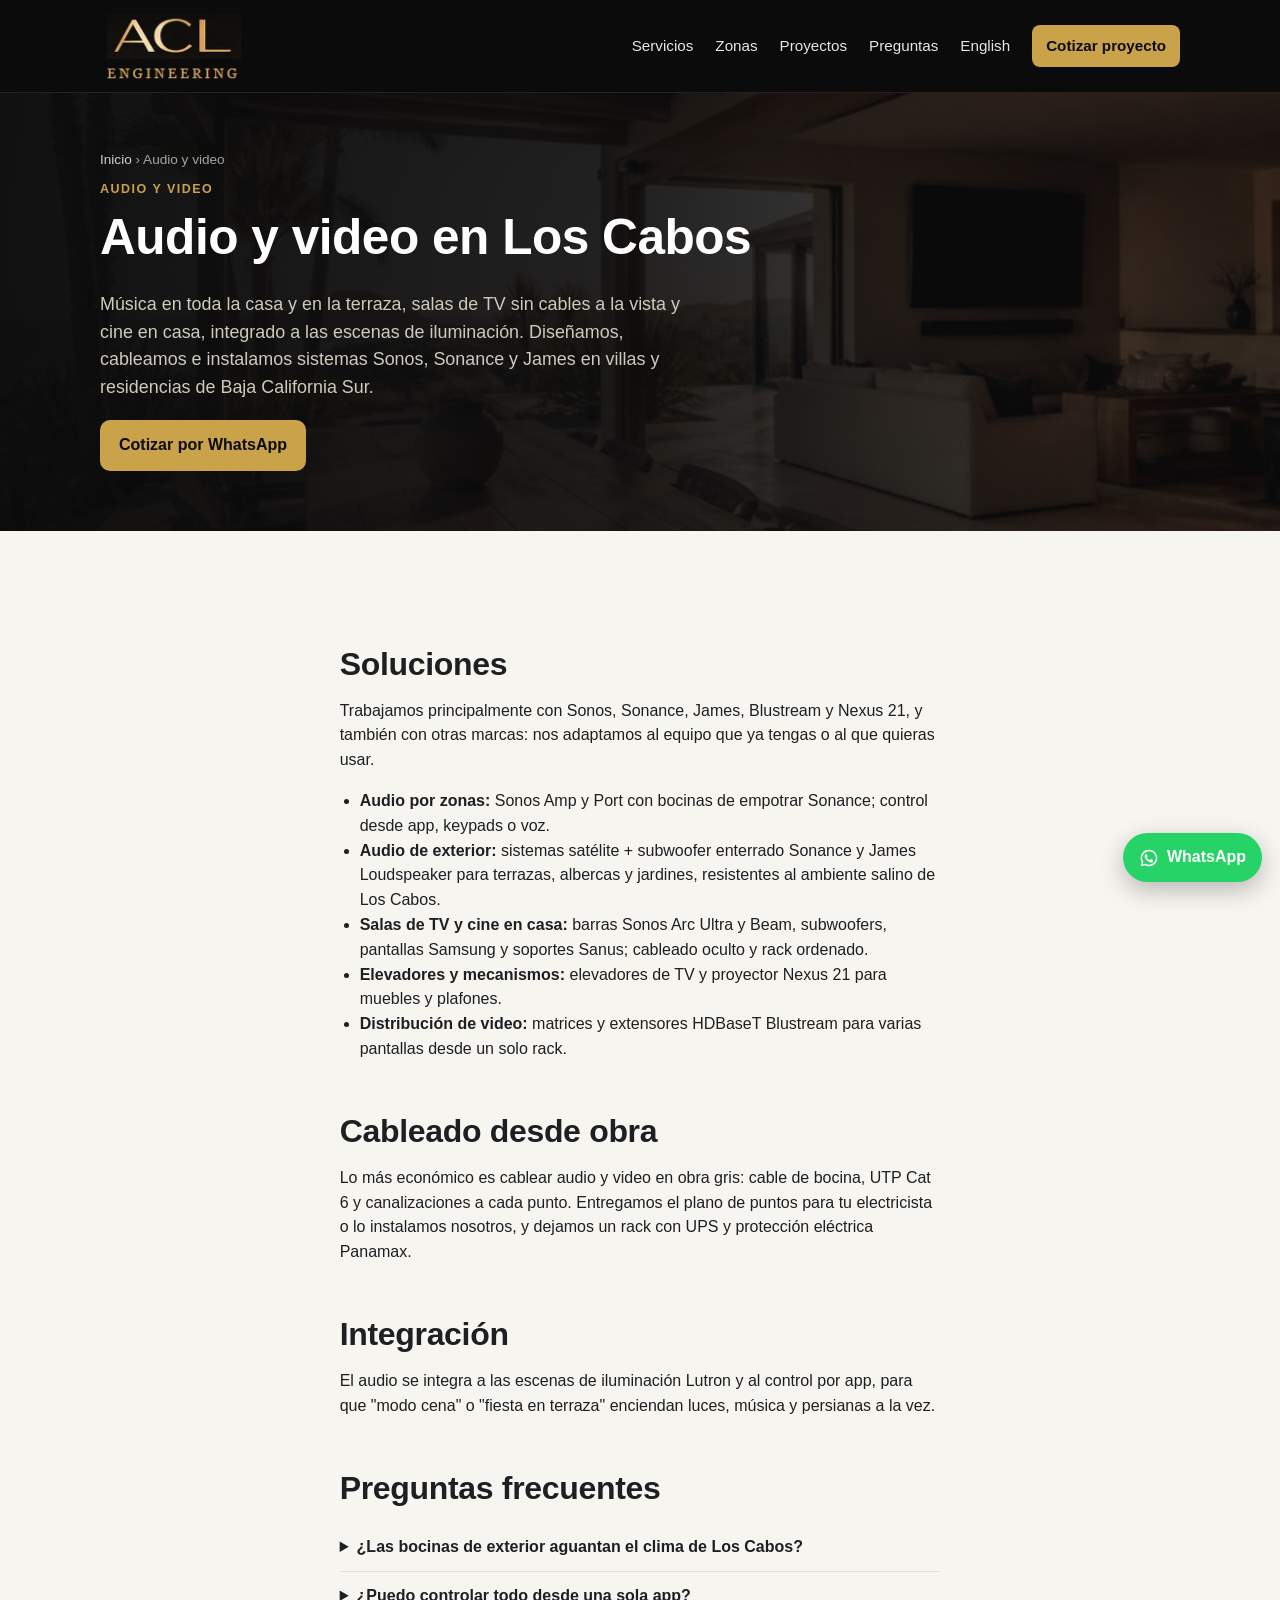
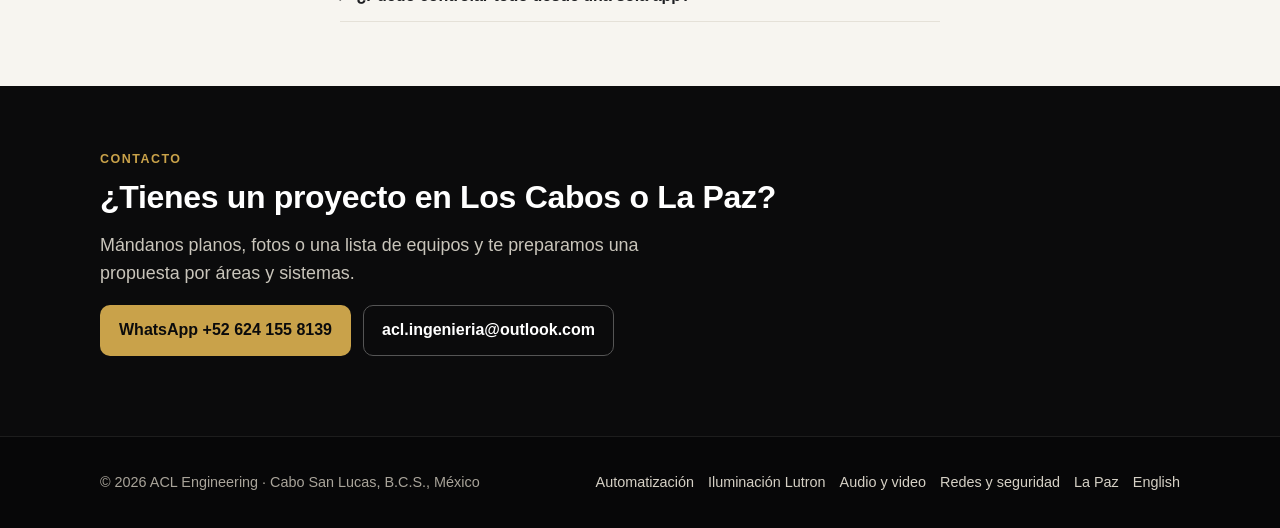
<file: audio-y-video.html>
<!doctype html>
<html lang="es-MX">
<head>
  <meta charset="utf-8">
  <meta name="viewport" content="width=device-width, initial-scale=1">
  <title>Audio y video para villas en Los Cabos | ACL Engineering</title>
  <meta name="description" content="Audio por zonas, bocinas de exterior, cine en casa y pantallas con instalación en Los Cabos y La Paz. Sonos, Sonance, James y Nexus 21, integrados con Lutron.">
  <link rel="canonical" href="https://www.aclengineering.mx/audio-y-video.html">
  <link rel="icon" href="img/logo-acl.png">
  <link rel="stylesheet" href="styles.css">
  <meta property="og:type" content="article">
  <meta property="og:locale" content="es_MX">
  <meta property="og:title" content="Audio y video para villas en Los Cabos | ACL Engineering">
  <meta property="og:description" content="Audio por zonas, bocinas de exterior, cine en casa y pantallas con instalación en Los Cabos y La Paz. Sonos, Sonance, James y Nexus 21, integrados con Lutron.">
  <meta property="og:url" content="https://www.aclengineering.mx/audio-y-video.html">
  <meta property="og:image" content="https://www.aclengineering.mx/img/terraza-audio-video.jpg">
  <meta name="geo.region" content="MX-BCS">
  <script type="application/ld+json">{
  "@context": "https://schema.org",
  "@type": "Service",
  "name": "Audio y video distribuido",
  "description": "Audio distribuido por zonas, bocinas de exterior y empotrar, cine en casa y pantallas con instalación en Los Cabos y La Paz. Sonos, Sonance, James Loudspeaker, Nexus 21. Diseño, cableado e integración con Lutron.",
  "url": "https://www.aclengineering.mx/audio-y-video.html",
  "serviceType": "Audio y video distribuido",
  "provider": {
    "@id": "https://www.aclengineering.mx/#negocio",
    "@type": "LocalBusiness",
    "name": "ACL Engineering",
    "telephone": "+52-624-155-8139",
    "email": "acl.ingenieria@outlook.com",
    "address": {
      "@type": "PostalAddress",
      "addressLocality": "Cabo San Lucas",
      "addressRegion": "Baja California Sur",
      "addressCountry": "MX"
    }
  },
  "areaServed": [
    {
      "@type": "City",
      "name": "Cabo San Lucas"
    },
    {
      "@type": "City",
      "name": "San José del Cabo"
    },
    {
      "@type": "City",
      "name": "La Paz"
    },
    {
      "@type": "State",
      "name": "Baja California Sur"
    }
  ]
}</script>
  <script type="application/ld+json">{"@context": "https://schema.org", "@type": "BreadcrumbList", "itemListElement": [{"@type": "ListItem", "position": 1, "name": "Inicio", "item": "https://www.aclengineering.mx/"}, {"@type": "ListItem", "position": 2, "name": "Audio y video en Los Cabos", "item": "https://www.aclengineering.mx/audio-y-video.html"}]}</script>
  <script type="application/ld+json">{"@context": "https://schema.org", "@type": "FAQPage", "mainEntity": [{"@type": "Question", "name": "¿Las bocinas de exterior aguantan el clima de Los Cabos?", "acceptedAnswer": {"@type": "Answer", "text": "Usamos líneas diseñadas para exterior (Sonance, James) con tratamiento para sol, humedad y salinidad; aun así recomendamos ubicarlas bajo aleros o con cierta protección."}}, {"@type": "Question", "name": "¿Puedo controlar todo desde una sola app?", "acceptedAnswer": {"@type": "Answer", "text": "Sí. Sonos tiene su app y además puede integrarse a los keypads y a la app de Lutron para escenas combinadas."}}]}</script>
</head>
<body>
  <header class="site-header">
    <div class="wrap">
      <a class="brand" href="index.html" aria-label="ACL Engineering"><img src="img/logo-acl-engineering.png" alt="ACL Engineering" width="152" height="86"></a>
      <button class="nav-toggle" aria-expanded="false" aria-controls="nav" onclick="const n=document.getElementById('nav');n.classList.toggle('open');this.setAttribute('aria-expanded',n.classList.contains('open'))">Menú</button>
      <nav class="nav" id="nav" aria-label="Principal">
        <a href="index.html#servicios">Servicios</a>
        <a href="index.html#zonas">Zonas</a>
        <a href="index.html#proyectos">Proyectos</a>
        <a href="index.html#faq">Preguntas</a>
        <a href="en/" lang="en" hreflang="en">English</a>
        <a class="cta" href="index.html#contacto">Cotizar proyecto</a>
      </nav>
    </div>
  </header>
  <main>
    <section class="page-hero has-photo">
      <img class="hero-photo" src="img/terraza-audio-video.jpg" alt="Terraza con audio y video en Los Cabos" width="1920" height="1080" fetchpriority="high">
      <div class="wrap">
        <div class="breadcrumb"><a href="index.html">Inicio</a> › Audio y video</div>
        <div class="eyebrow">Audio y video</div>
        <h1>Audio y video en Los Cabos</h1>
        <p class="lead">Música en toda la casa y en la terraza, salas de TV sin cables a la vista y cine en casa, integrado a las escenas de iluminación. Diseñamos, cableamos e instalamos sistemas Sonos, Sonance y James en villas y residencias de Baja California Sur.</p>
        <p style="margin-top:18px"><a class="btn btn-gold" href="https://wa.me/526241558139?text=Hola%20ACL%2C%20quiero%20cotizar%20un%20proyecto" rel="noopener">Cotizar por WhatsApp</a></p>
      </div>
    </section>
    <section>
      <div class="wrap prose">
        <h2>Soluciones</h2>
        <p>Trabajamos principalmente con Sonos, Sonance, James, Blustream y Nexus 21, y también con otras marcas: nos adaptamos al equipo que ya tengas o al que quieras usar.</p>
        <ul>
          <li><strong>Audio por zonas:</strong> Sonos Amp y Port con bocinas de empotrar Sonance; control desde app, keypads o voz.</li>
          <li><strong>Audio de exterior:</strong> sistemas satélite + subwoofer enterrado Sonance y James Loudspeaker para terrazas, albercas y jardines, resistentes al ambiente salino de Los Cabos.</li>
          <li><strong>Salas de TV y cine en casa:</strong> barras Sonos Arc Ultra y Beam, subwoofers, pantallas Samsung y soportes Sanus; cableado oculto y rack ordenado.</li>
          <li><strong>Elevadores y mecanismos:</strong> elevadores de TV y proyector Nexus 21 para muebles y plafones.</li>
          <li><strong>Distribución de video:</strong> matrices y extensores HDBaseT Blustream para varias pantallas desde un solo rack.</li>
        </ul>
        <h2>Cableado desde obra</h2>
        <p>Lo más económico es cablear audio y video en obra gris: cable de bocina, UTP Cat 6 y canalizaciones a cada punto. Entregamos el plano de puntos para tu electricista o lo instalamos nosotros, y dejamos un rack con UPS y protección eléctrica Panamax.</p>
        <h2>Integración</h2>
        <p>El audio se integra a las escenas de iluminación Lutron y al control por app, para que "modo cena" o "fiesta en terraza" enciendan luces, música y persianas a la vez.</p>
        <h2>Preguntas frecuentes</h2>
        <details><summary>¿Las bocinas de exterior aguantan el clima de Los Cabos?</summary><p>Usamos líneas diseñadas para exterior (Sonance, James) con tratamiento para sol, humedad y salinidad; aun así recomendamos ubicarlas bajo aleros o con cierta protección.</p></details>
        <details><summary>¿Puedo controlar todo desde una sola app?</summary><p>Sí. Sonos tiene su app y además puede integrarse a los keypads y a la app de Lutron para escenas combinadas.</p></details>
      </div>
    </section>
    <section class="dark" id="contacto">
      <div class="wrap">
        <div class="eyebrow">Contacto</div>
        <h2>¿Tienes un proyecto en Los Cabos o La Paz?</h2>
        <p class="lead">Mándanos planos, fotos o una lista de equipos y te preparamos una propuesta por áreas y sistemas.</p>
        <p style="display:flex;gap:12px;flex-wrap:wrap;margin-top:18px">
          <a class="btn btn-gold" href="https://wa.me/526241558139?text=Hola%20ACL%2C%20quiero%20cotizar%20un%20proyecto" rel="noopener">WhatsApp +52 624 155 8139</a>
          <a class="btn btn-ghost" href="mailto:acl.ingenieria@outlook.com">acl.ingenieria@outlook.com</a>
        </p>
      </div>
    </section>
  </main>
  <footer class="site-footer">
    <div class="wrap">
      <div>© <span id="y"></span> ACL Engineering · Cabo San Lucas, B.C.S., México</div>
      <nav aria-label="Pie">
        <a href="automatizacion-residencial-los-cabos.html">Automatización</a>
        <a href="control-de-iluminacion-lutron.html">Iluminación Lutron</a>
        <a href="audio-y-video.html">Audio y video</a>
        <a href="redes-y-seguridad.html">Redes y seguridad</a>
        <a href="la-paz.html">La Paz</a>
        <a href="en/" lang="en">English</a>
      </nav>
    </div>
  </footer>
  <a class="wa-float" href="https://wa.me/526241558139?text=Hola%20ACL%2C%20quiero%20cotizar%20un%20proyecto" rel="noopener" aria-label="Escribir por WhatsApp"><svg viewBox="0 0 24 24" fill="currentColor" aria-hidden="true"><path d="M12 2a10 10 0 0 0-8.6 15.1L2 22l5-1.3A10 10 0 1 0 12 2zm0 18.2a8.2 8.2 0 0 1-4.2-1.2l-.3-.2-3 .8.8-2.9-.2-.3A8.2 8.2 0 1 1 12 20.2zm4.5-6.1c-.2-.1-1.5-.7-1.7-.8-.2-.1-.4-.1-.6.1l-.8 1c-.1.2-.3.2-.5.1a6.7 6.7 0 0 1-3.3-2.9c-.2-.4.3-.4.7-1.3.1-.2 0-.3 0-.5l-.8-1.8c-.2-.5-.4-.4-.6-.4h-.5a1 1 0 0 0-.7.3 3 3 0 0 0-.9 2.2 5.2 5.2 0 0 0 1.1 2.8 11.9 11.9 0 0 0 4.6 4c1.7.7 2.1.6 2.8.5a2.4 2.4 0 0 0 1.6-1.1 2 2 0 0 0 .1-1.1c0-.1-.2-.2-.5-.3z"/></svg>WhatsApp</a>
  <script>document.getElementById('y').textContent=new Date().getFullYear()</script>
</body>
</html>
</file>
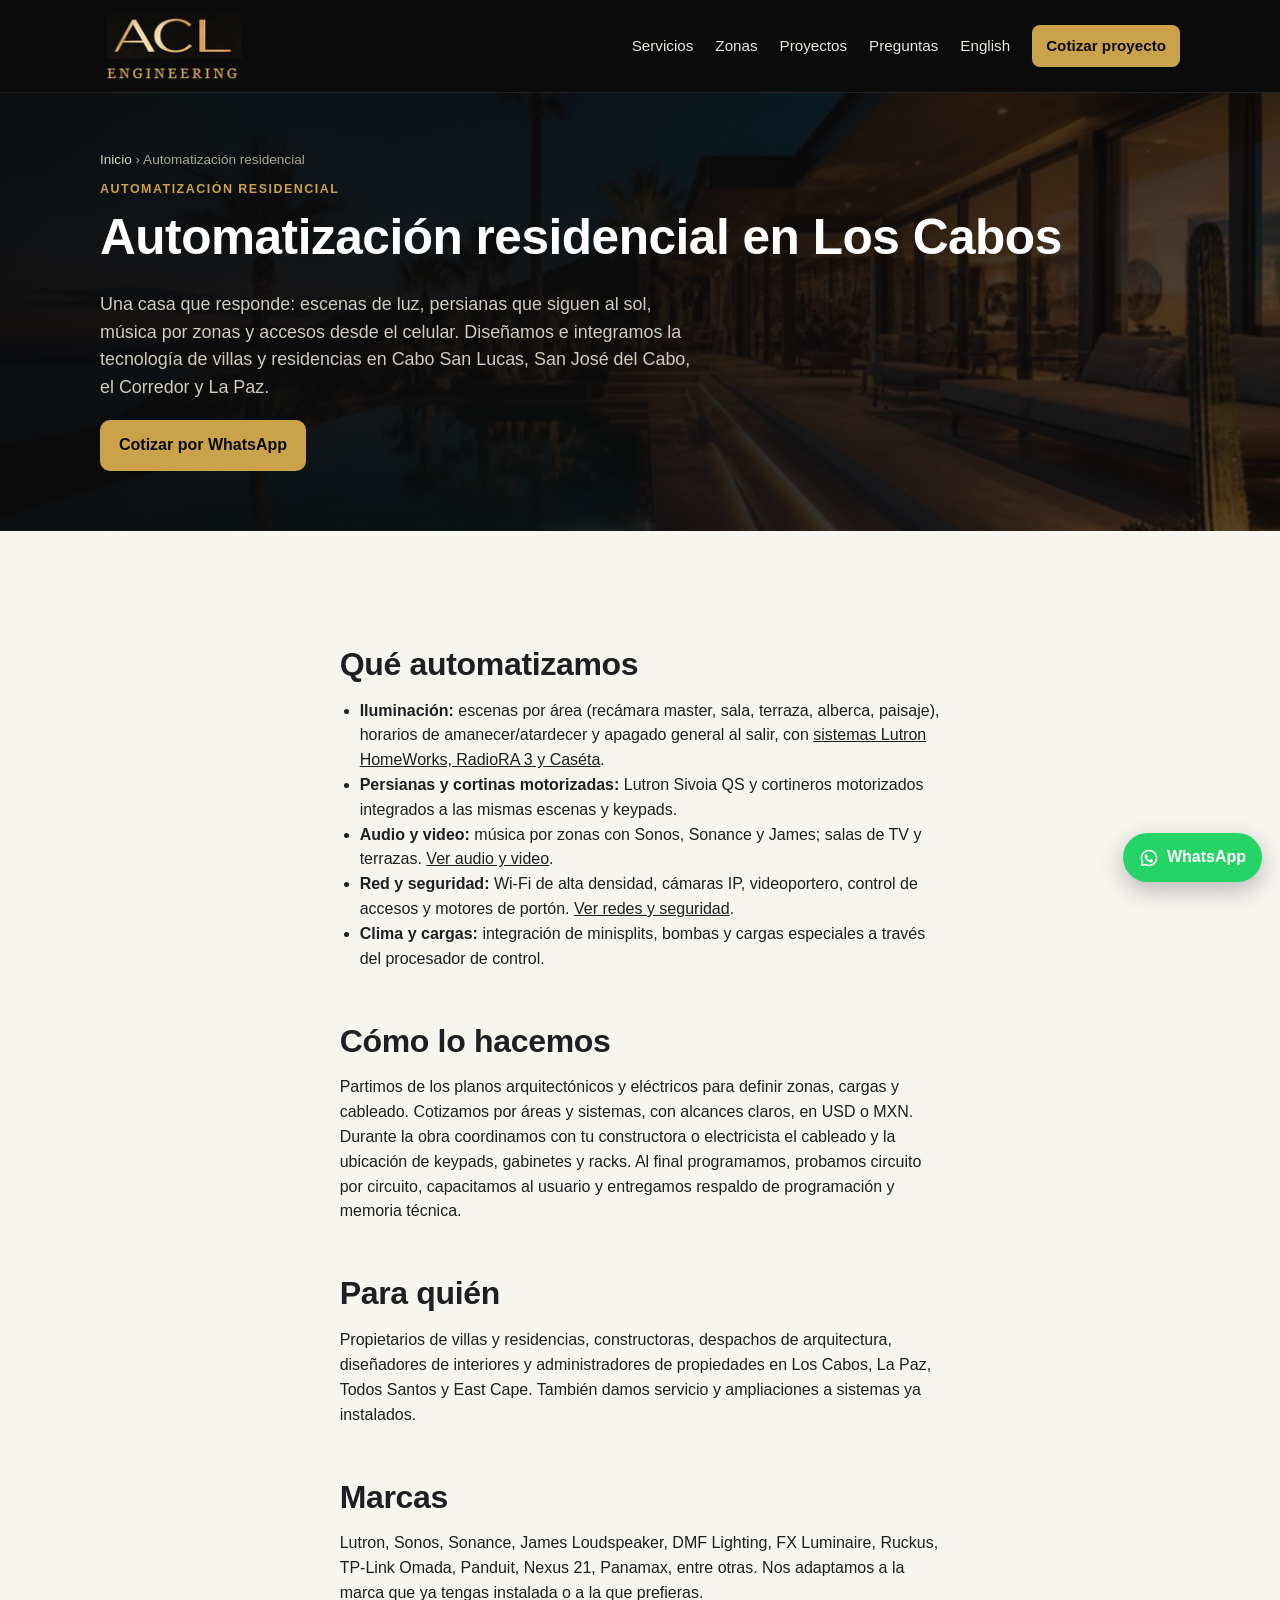
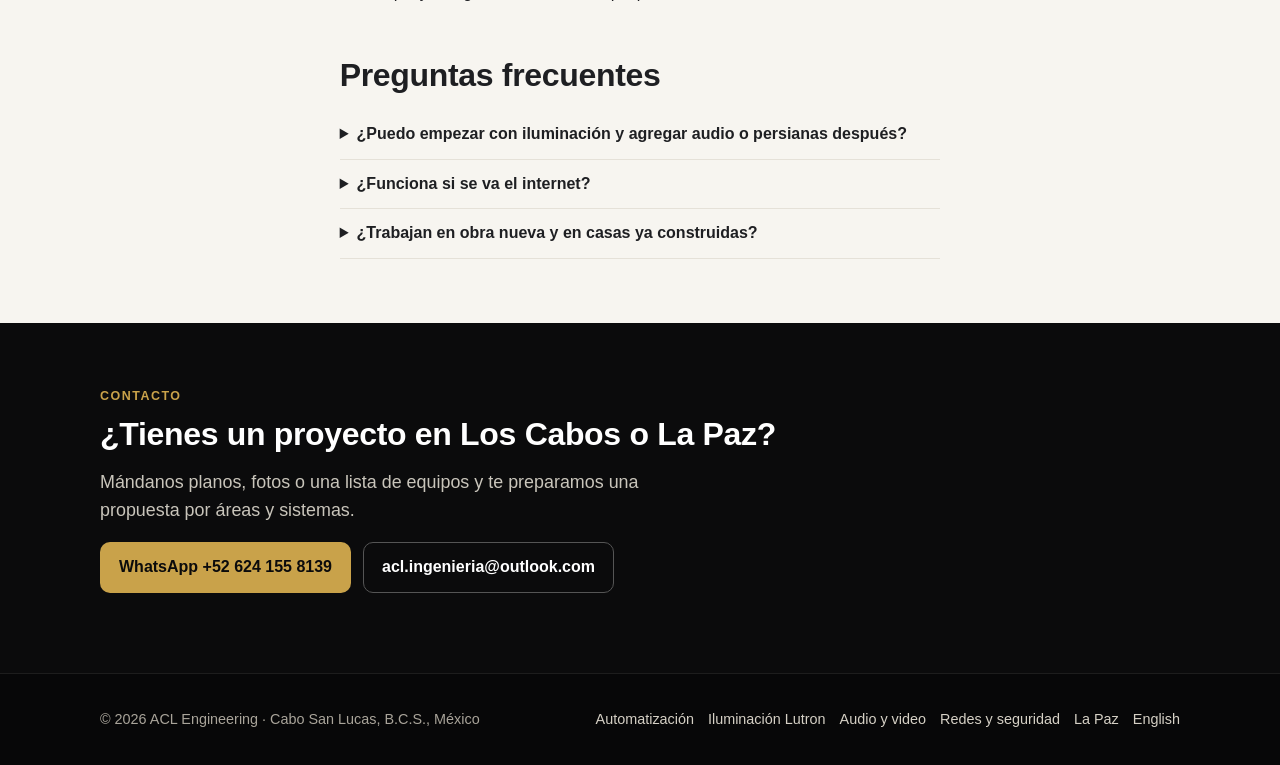
<file: automatizacion-residencial-los-cabos.html>
<!doctype html>
<html lang="es-MX">
<head>
  <meta charset="utf-8">
  <meta name="viewport" content="width=device-width, initial-scale=1">
  <title>Automatización residencial en Los Cabos | ACL Engineering</title>
  <meta name="description" content="Smart home en Los Cabos y La Paz: iluminación, persianas, audio, clima y accesos desde keypads y celular. Integración Lutron y Sonos. Cotización por áreas.">
  <link rel="canonical" href="https://www.aclengineering.mx/automatizacion-residencial-los-cabos.html">
  <link rel="icon" href="img/logo-acl.png">
  <link rel="stylesheet" href="styles.css">
  <meta property="og:type" content="article">
  <meta property="og:locale" content="es_MX">
  <meta property="og:title" content="Automatización residencial en Los Cabos | ACL Engineering">
  <meta property="og:description" content="Smart home en Los Cabos y La Paz: iluminación, persianas, audio, clima y accesos desde keypads y celular. Integración Lutron y Sonos. Cotización por áreas.">
  <meta property="og:url" content="https://www.aclengineering.mx/automatizacion-residencial-los-cabos.html">
  <meta property="og:image" content="https://www.aclengineering.mx/img/villa-los-cabos-atardecer.jpg">
  <meta name="geo.region" content="MX-BCS">
  <script type="application/ld+json">{
  "@context": "https://schema.org",
  "@type": "Service",
  "name": "Automatización residencial (smart home)",
  "description": "Automatización residencial (smart home) en Los Cabos y La Paz: iluminación, persianas, audio, clima y accesos controlados desde keypads y celular. Integración Lutron, Sonos y redes. Cotización por áreas.",
  "url": "https://www.aclengineering.mx/automatizacion-residencial-los-cabos.html",
  "serviceType": "Automatización residencial (smart home)",
  "provider": {
    "@id": "https://www.aclengineering.mx/#negocio",
    "@type": "LocalBusiness",
    "name": "ACL Engineering",
    "telephone": "+52-624-155-8139",
    "email": "acl.ingenieria@outlook.com",
    "address": {
      "@type": "PostalAddress",
      "addressLocality": "Cabo San Lucas",
      "addressRegion": "Baja California Sur",
      "addressCountry": "MX"
    }
  },
  "areaServed": [
    {
      "@type": "City",
      "name": "Cabo San Lucas"
    },
    {
      "@type": "City",
      "name": "San José del Cabo"
    },
    {
      "@type": "City",
      "name": "La Paz"
    },
    {
      "@type": "State",
      "name": "Baja California Sur"
    }
  ]
}</script>
  <script type="application/ld+json">{"@context": "https://schema.org", "@type": "BreadcrumbList", "itemListElement": [{"@type": "ListItem", "position": 1, "name": "Inicio", "item": "https://www.aclengineering.mx/"}, {"@type": "ListItem", "position": 2, "name": "Automatización residencial en Los Cabos", "item": "https://www.aclengineering.mx/automatizacion-residencial-los-cabos.html"}]}</script>
  <script type="application/ld+json">{"@context": "https://schema.org", "@type": "FAQPage", "mainEntity": [{"@type": "Question", "name": "¿Puedo empezar con iluminación y agregar audio o persianas después?", "acceptedAnswer": {"@type": "Answer", "text": "Sí. Diseñamos el sistema para crecer por etapas: el cableado y el procesador se dejan listos para integrar persianas, audio o accesos más adelante."}}, {"@type": "Question", "name": "¿Funciona si se va el internet?", "acceptedAnswer": {"@type": "Answer", "text": "Sí. Los keypads y escenas de iluminación trabajan de forma local; la app desde fuera de casa requiere internet. Recomendamos UPS para el rack y el procesador."}}, {"@type": "Question", "name": "¿Trabajan en obra nueva y en casas ya construidas?", "acceptedAnswer": {"@type": "Answer", "text": "Ambas. En casas construidas usamos soluciones inalámbricas como Lutron RadioRA 3 y Caséta para evitar romper muros."}}]}</script>
</head>
<body>
  <header class="site-header">
    <div class="wrap">
      <a class="brand" href="index.html" aria-label="ACL Engineering"><img src="img/logo-acl-engineering.png" alt="ACL Engineering" width="152" height="86"></a>
      <button class="nav-toggle" aria-expanded="false" aria-controls="nav" onclick="const n=document.getElementById('nav');n.classList.toggle('open');this.setAttribute('aria-expanded',n.classList.contains('open'))">Menú</button>
      <nav class="nav" id="nav" aria-label="Principal">
        <a href="index.html#servicios">Servicios</a>
        <a href="index.html#zonas">Zonas</a>
        <a href="index.html#proyectos">Proyectos</a>
        <a href="index.html#faq">Preguntas</a>
        <a href="en/" lang="en" hreflang="en">English</a>
        <a class="cta" href="index.html#contacto">Cotizar proyecto</a>
      </nav>
    </div>
  </header>
  <main>
    <section class="page-hero has-photo">
      <img class="hero-photo" src="img/villa-los-cabos-atardecer.jpg" alt="Villa automatizada en Los Cabos al atardecer" width="1920" height="1080" fetchpriority="high">
      <div class="wrap">
        <div class="breadcrumb"><a href="index.html">Inicio</a> › Automatización residencial</div>
        <div class="eyebrow">Automatización residencial</div>
        <h1>Automatización residencial en Los Cabos</h1>
        <p class="lead">Una casa que responde: escenas de luz, persianas que siguen al sol, música por zonas y accesos desde el celular. Diseñamos e integramos la tecnología de villas y residencias en Cabo San Lucas, San José del Cabo, el Corredor y La Paz.</p>
        <p style="margin-top:18px"><a class="btn btn-gold" href="https://wa.me/526241558139?text=Hola%20ACL%2C%20quiero%20cotizar%20un%20proyecto" rel="noopener">Cotizar por WhatsApp</a></p>
      </div>
    </section>
    <section>
      <div class="wrap prose">
        <h2>Qué automatizamos</h2>
        <ul>
          <li><strong>Iluminación:</strong> escenas por área (recámara master, sala, terraza, alberca, paisaje), horarios de amanecer/atardecer y apagado general al salir, con <a href="control-de-iluminacion-lutron.html">sistemas Lutron HomeWorks, RadioRA 3 y Caséta</a>.</li>
          <li><strong>Persianas y cortinas motorizadas:</strong> Lutron Sivoia QS y cortineros motorizados integrados a las mismas escenas y keypads.</li>
          <li><strong>Audio y video:</strong> música por zonas con Sonos, Sonance y James; salas de TV y terrazas. <a href="audio-y-video.html">Ver audio y video</a>.</li>
          <li><strong>Red y seguridad:</strong> Wi‑Fi de alta densidad, cámaras IP, videoportero, control de accesos y motores de portón. <a href="redes-y-seguridad.html">Ver redes y seguridad</a>.</li>
          <li><strong>Clima y cargas:</strong> integración de minisplits, bombas y cargas especiales a través del procesador de control.</li>
        </ul>
        <h2>Cómo lo hacemos</h2>
        <p>Partimos de los planos arquitectónicos y eléctricos para definir zonas, cargas y cableado. Cotizamos por áreas y sistemas, con alcances claros, en USD o MXN. Durante la obra coordinamos con tu constructora o electricista el cableado y la ubicación de keypads, gabinetes y racks. Al final programamos, probamos circuito por circuito, capacitamos al usuario y entregamos respaldo de programación y memoria técnica.</p>
        <h2>Para quién</h2>
        <p>Propietarios de villas y residencias, constructoras, despachos de arquitectura, diseñadores de interiores y administradores de propiedades en Los Cabos, La Paz, Todos Santos y East Cape. También damos servicio y ampliaciones a sistemas ya instalados.</p>
        <h2>Marcas</h2>
        <p>Lutron, Sonos, Sonance, James Loudspeaker, DMF Lighting, FX Luminaire, Ruckus, TP‑Link Omada, Panduit, Nexus 21, Panamax, entre otras. Nos adaptamos a la marca que ya tengas instalada o a la que prefieras.</p>
        <h2>Preguntas frecuentes</h2>
        <details><summary>¿Puedo empezar con iluminación y agregar audio o persianas después?</summary><p>Sí. Diseñamos el sistema para crecer por etapas: el cableado y el procesador se dejan listos para integrar persianas, audio o accesos más adelante.</p></details>
        <details><summary>¿Funciona si se va el internet?</summary><p>Sí. Los keypads y escenas de iluminación trabajan de forma local; la app desde fuera de casa requiere internet. Recomendamos UPS para el rack y el procesador.</p></details>
        <details><summary>¿Trabajan en obra nueva y en casas ya construidas?</summary><p>Ambas. En casas construidas usamos soluciones inalámbricas como Lutron RadioRA 3 y Caséta para evitar romper muros.</p></details>
      </div>
    </section>
    <section class="dark" id="contacto">
      <div class="wrap">
        <div class="eyebrow">Contacto</div>
        <h2>¿Tienes un proyecto en Los Cabos o La Paz?</h2>
        <p class="lead">Mándanos planos, fotos o una lista de equipos y te preparamos una propuesta por áreas y sistemas.</p>
        <p style="display:flex;gap:12px;flex-wrap:wrap;margin-top:18px">
          <a class="btn btn-gold" href="https://wa.me/526241558139?text=Hola%20ACL%2C%20quiero%20cotizar%20un%20proyecto" rel="noopener">WhatsApp +52 624 155 8139</a>
          <a class="btn btn-ghost" href="mailto:acl.ingenieria@outlook.com">acl.ingenieria@outlook.com</a>
        </p>
      </div>
    </section>
  </main>
  <footer class="site-footer">
    <div class="wrap">
      <div>© <span id="y"></span> ACL Engineering · Cabo San Lucas, B.C.S., México</div>
      <nav aria-label="Pie">
        <a href="automatizacion-residencial-los-cabos.html">Automatización</a>
        <a href="control-de-iluminacion-lutron.html">Iluminación Lutron</a>
        <a href="audio-y-video.html">Audio y video</a>
        <a href="redes-y-seguridad.html">Redes y seguridad</a>
        <a href="la-paz.html">La Paz</a>
        <a href="en/" lang="en">English</a>
      </nav>
    </div>
  </footer>
  <a class="wa-float" href="https://wa.me/526241558139?text=Hola%20ACL%2C%20quiero%20cotizar%20un%20proyecto" rel="noopener" aria-label="Escribir por WhatsApp"><svg viewBox="0 0 24 24" fill="currentColor" aria-hidden="true"><path d="M12 2a10 10 0 0 0-8.6 15.1L2 22l5-1.3A10 10 0 1 0 12 2zm0 18.2a8.2 8.2 0 0 1-4.2-1.2l-.3-.2-3 .8.8-2.9-.2-.3A8.2 8.2 0 1 1 12 20.2zm4.5-6.1c-.2-.1-1.5-.7-1.7-.8-.2-.1-.4-.1-.6.1l-.8 1c-.1.2-.3.2-.5.1a6.7 6.7 0 0 1-3.3-2.9c-.2-.4.3-.4.7-1.3.1-.2 0-.3 0-.5l-.8-1.8c-.2-.5-.4-.4-.6-.4h-.5a1 1 0 0 0-.7.3 3 3 0 0 0-.9 2.2 5.2 5.2 0 0 0 1.1 2.8 11.9 11.9 0 0 0 4.6 4c1.7.7 2.1.6 2.8.5a2.4 2.4 0 0 0 1.6-1.1 2 2 0 0 0 .1-1.1c0-.1-.2-.2-.5-.3z"/></svg>WhatsApp</a>
  <script>document.getElementById('y').textContent=new Date().getFullYear()</script>
</body>
</html>
</file>
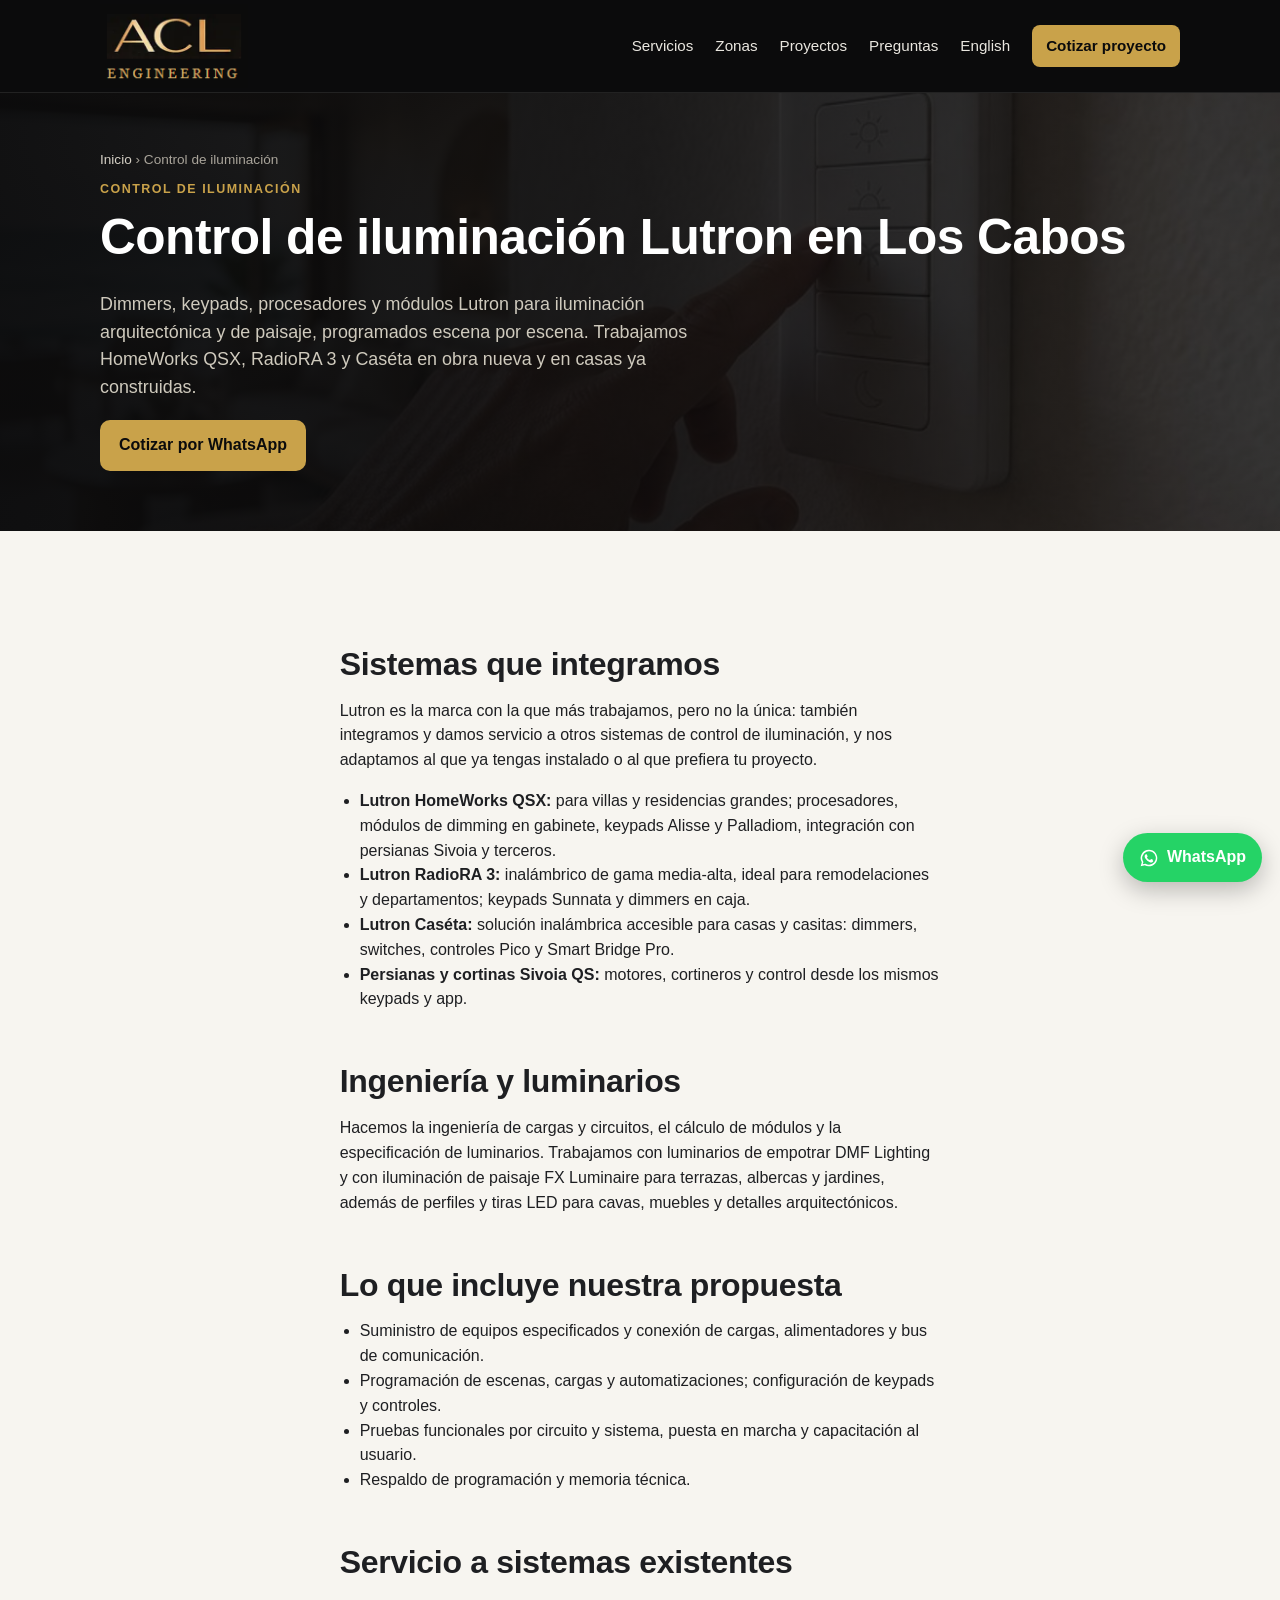
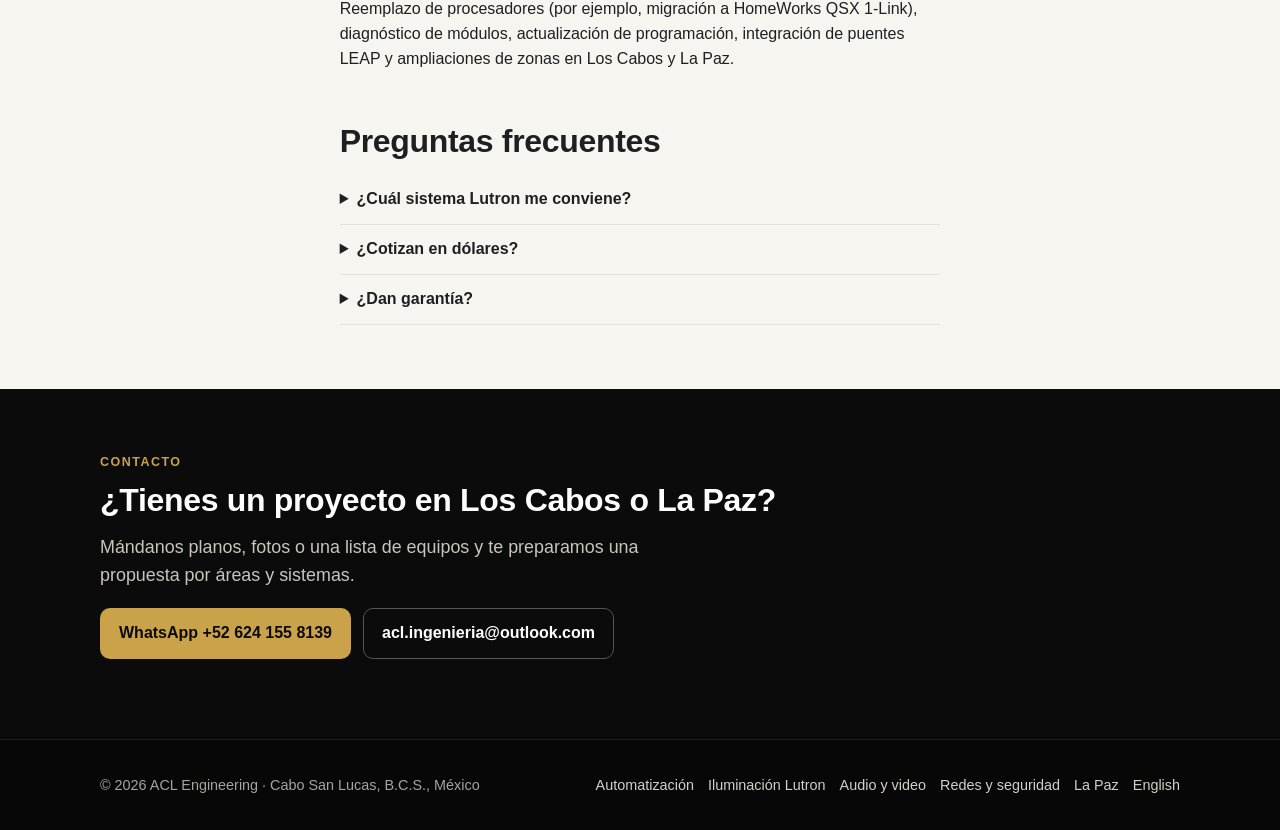
<file: control-de-iluminacion-lutron.html>
<!doctype html>
<html lang="es-MX">
<head>
  <meta charset="utf-8">
  <meta name="viewport" content="width=device-width, initial-scale=1">
  <title>Control de iluminación Lutron en Los Cabos | ACL Engineering</title>
  <meta name="description" content="Diseño, instalación y programación de Lutron HomeWorks, RadioRA 3, Caséta y persianas Sivoia QS para villas y residencias en Los Cabos y La Paz, BCS.">
  <link rel="canonical" href="https://www.aclengineering.mx/control-de-iluminacion-lutron.html">
  <link rel="icon" href="img/logo-acl.png">
  <link rel="stylesheet" href="styles.css">
  <meta property="og:type" content="article">
  <meta property="og:locale" content="es_MX">
  <meta property="og:title" content="Control de iluminación Lutron en Los Cabos | ACL Engineering">
  <meta property="og:description" content="Diseño, instalación y programación de Lutron HomeWorks, RadioRA 3, Caséta y persianas Sivoia QS para villas y residencias en Los Cabos y La Paz, BCS.">
  <meta property="og:url" content="https://www.aclengineering.mx/control-de-iluminacion-lutron.html">
  <meta property="og:image" content="https://www.aclengineering.mx/img/keypad-control-iluminacion.jpg">
  <meta name="geo.region" content="MX-BCS">
  <script type="application/ld+json">{
  "@context": "https://schema.org",
  "@type": "Service",
  "name": "Control de iluminación Lutron",
  "description": "Integradores de control de iluminación Lutron en Los Cabos y La Paz. Diseño, suministro, instalación y programación de HomeWorks, RadioRA 3, Caséta y persianas Sivoia QS para villas, residencias y hoteles en Baja California Sur.",
  "url": "https://www.aclengineering.mx/control-de-iluminacion-lutron.html",
  "serviceType": "Control de iluminación Lutron",
  "provider": {
    "@id": "https://www.aclengineering.mx/#negocio",
    "@type": "LocalBusiness",
    "name": "ACL Engineering",
    "telephone": "+52-624-155-8139",
    "email": "acl.ingenieria@outlook.com",
    "address": {
      "@type": "PostalAddress",
      "addressLocality": "Cabo San Lucas",
      "addressRegion": "Baja California Sur",
      "addressCountry": "MX"
    }
  },
  "areaServed": [
    {
      "@type": "City",
      "name": "Cabo San Lucas"
    },
    {
      "@type": "City",
      "name": "San José del Cabo"
    },
    {
      "@type": "City",
      "name": "La Paz"
    },
    {
      "@type": "State",
      "name": "Baja California Sur"
    }
  ]
}</script>
  <script type="application/ld+json">{"@context": "https://schema.org", "@type": "BreadcrumbList", "itemListElement": [{"@type": "ListItem", "position": 1, "name": "Inicio", "item": "https://www.aclengineering.mx/"}, {"@type": "ListItem", "position": 2, "name": "Control de iluminación Lutron en Los Cabos", "item": "https://www.aclengineering.mx/control-de-iluminacion-lutron.html"}]}</script>
  <script type="application/ld+json">{"@context": "https://schema.org", "@type": "FAQPage", "mainEntity": [{"@type": "Question", "name": "¿Cuál sistema Lutron me conviene?", "acceptedAnswer": {"@type": "Answer", "text": "Para villas grandes con gabinetes de dimming, HomeWorks. Para remodelaciones o departamentos sin abrir muros, RadioRA 3. Para casas pequeñas o presupuestos ajustados, Caséta. Te ayudamos a elegir según cargas, número de zonas y presupuesto."}}, {"@type": "Question", "name": "¿Cotizan en dólares?", "acceptedAnswer": {"@type": "Answer", "text": "Los equipos Lutron se cotizan normalmente en USD; la mano de obra y el material eléctrico pueden ir en USD o MXN según el proyecto."}}, {"@type": "Question", "name": "¿Dan garantía?", "acceptedAnswer": {"@type": "Answer", "text": "Los equipos cuentan con la garantía del fabricante y nuestra instalación y programación con garantía de servicio; entregamos respaldo de la programación para que el sistema sea mantenible."}}]}</script>
</head>
<body>
  <header class="site-header">
    <div class="wrap">
      <a class="brand" href="index.html" aria-label="ACL Engineering"><img src="img/logo-acl-engineering.png" alt="ACL Engineering" width="152" height="86"></a>
      <button class="nav-toggle" aria-expanded="false" aria-controls="nav" onclick="const n=document.getElementById('nav');n.classList.toggle('open');this.setAttribute('aria-expanded',n.classList.contains('open'))">Menú</button>
      <nav class="nav" id="nav" aria-label="Principal">
        <a href="index.html#servicios">Servicios</a>
        <a href="index.html#zonas">Zonas</a>
        <a href="index.html#proyectos">Proyectos</a>
        <a href="index.html#faq">Preguntas</a>
        <a href="en/" lang="en" hreflang="en">English</a>
        <a class="cta" href="index.html#contacto">Cotizar proyecto</a>
      </nav>
    </div>
  </header>
  <main>
    <section class="page-hero has-photo">
      <img class="hero-photo" src="img/keypad-control-iluminacion.jpg" alt="Keypad de control de iluminación Lutron" width="1920" height="1080" fetchpriority="high">
      <div class="wrap">
        <div class="breadcrumb"><a href="index.html">Inicio</a> › Control de iluminación</div>
        <div class="eyebrow">Control de iluminación</div>
        <h1>Control de iluminación Lutron en Los Cabos</h1>
        <p class="lead">Dimmers, keypads, procesadores y módulos Lutron para iluminación arquitectónica y de paisaje, programados escena por escena. Trabajamos HomeWorks QSX, RadioRA 3 y Caséta en obra nueva y en casas ya construidas.</p>
        <p style="margin-top:18px"><a class="btn btn-gold" href="https://wa.me/526241558139?text=Hola%20ACL%2C%20quiero%20cotizar%20un%20proyecto" rel="noopener">Cotizar por WhatsApp</a></p>
      </div>
    </section>
    <section>
      <div class="wrap prose">
        <h2>Sistemas que integramos</h2>
        <p>Lutron es la marca con la que más trabajamos, pero no la única: también integramos y damos servicio a otros sistemas de control de iluminación, y nos adaptamos al que ya tengas instalado o al que prefiera tu proyecto.</p>
        <ul>
          <li><strong>Lutron HomeWorks QSX:</strong> para villas y residencias grandes; procesadores, módulos de dimming en gabinete, keypads Alisse y Palladiom, integración con persianas Sivoia y terceros.</li>
          <li><strong>Lutron RadioRA 3:</strong> inalámbrico de gama media‑alta, ideal para remodelaciones y departamentos; keypads Sunnata y dimmers en caja.</li>
          <li><strong>Lutron Caséta:</strong> solución inalámbrica accesible para casas y casitas: dimmers, switches, controles Pico y Smart Bridge Pro.</li>
          <li><strong>Persianas y cortinas Sivoia QS:</strong> motores, cortineros y control desde los mismos keypads y app.</li>
        </ul>
        <h2>Ingeniería y luminarios</h2>
        <p>Hacemos la ingeniería de cargas y circuitos, el cálculo de módulos y la especificación de luminarios. Trabajamos con luminarios de empotrar DMF Lighting y con iluminación de paisaje FX Luminaire para terrazas, albercas y jardines, además de perfiles y tiras LED para cavas, muebles y detalles arquitectónicos.</p>
        <h2>Lo que incluye nuestra propuesta</h2>
        <ul>
          <li>Suministro de equipos especificados y conexión de cargas, alimentadores y bus de comunicación.</li>
          <li>Programación de escenas, cargas y automatizaciones; configuración de keypads y controles.</li>
          <li>Pruebas funcionales por circuito y sistema, puesta en marcha y capacitación al usuario.</li>
          <li>Respaldo de programación y memoria técnica.</li>
        </ul>
        <h2>Servicio a sistemas existentes</h2>
        <p>Reemplazo de procesadores (por ejemplo, migración a HomeWorks QSX 1‑Link), diagnóstico de módulos, actualización de programación, integración de puentes LEAP y ampliaciones de zonas en Los Cabos y La Paz.</p>
        <h2>Preguntas frecuentes</h2>
        <details><summary>¿Cuál sistema Lutron me conviene?</summary><p>Para villas grandes con gabinetes de dimming, HomeWorks. Para remodelaciones o departamentos sin abrir muros, RadioRA 3. Para casas pequeñas o presupuestos ajustados, Caséta. Te ayudamos a elegir según cargas, número de zonas y presupuesto.</p></details>
        <details><summary>¿Cotizan en dólares?</summary><p>Los equipos Lutron se cotizan normalmente en USD; la mano de obra y el material eléctrico pueden ir en USD o MXN según el proyecto.</p></details>
        <details><summary>¿Dan garantía?</summary><p>Los equipos cuentan con la garantía del fabricante y nuestra instalación y programación con garantía de servicio; entregamos respaldo de la programación para que el sistema sea mantenible.</p></details>
      </div>
    </section>
    <section class="dark" id="contacto">
      <div class="wrap">
        <div class="eyebrow">Contacto</div>
        <h2>¿Tienes un proyecto en Los Cabos o La Paz?</h2>
        <p class="lead">Mándanos planos, fotos o una lista de equipos y te preparamos una propuesta por áreas y sistemas.</p>
        <p style="display:flex;gap:12px;flex-wrap:wrap;margin-top:18px">
          <a class="btn btn-gold" href="https://wa.me/526241558139?text=Hola%20ACL%2C%20quiero%20cotizar%20un%20proyecto" rel="noopener">WhatsApp +52 624 155 8139</a>
          <a class="btn btn-ghost" href="mailto:acl.ingenieria@outlook.com">acl.ingenieria@outlook.com</a>
        </p>
      </div>
    </section>
  </main>
  <footer class="site-footer">
    <div class="wrap">
      <div>© <span id="y"></span> ACL Engineering · Cabo San Lucas, B.C.S., México</div>
      <nav aria-label="Pie">
        <a href="automatizacion-residencial-los-cabos.html">Automatización</a>
        <a href="control-de-iluminacion-lutron.html">Iluminación Lutron</a>
        <a href="audio-y-video.html">Audio y video</a>
        <a href="redes-y-seguridad.html">Redes y seguridad</a>
        <a href="la-paz.html">La Paz</a>
        <a href="en/" lang="en">English</a>
      </nav>
    </div>
  </footer>
  <a class="wa-float" href="https://wa.me/526241558139?text=Hola%20ACL%2C%20quiero%20cotizar%20un%20proyecto" rel="noopener" aria-label="Escribir por WhatsApp"><svg viewBox="0 0 24 24" fill="currentColor" aria-hidden="true"><path d="M12 2a10 10 0 0 0-8.6 15.1L2 22l5-1.3A10 10 0 1 0 12 2zm0 18.2a8.2 8.2 0 0 1-4.2-1.2l-.3-.2-3 .8.8-2.9-.2-.3A8.2 8.2 0 1 1 12 20.2zm4.5-6.1c-.2-.1-1.5-.7-1.7-.8-.2-.1-.4-.1-.6.1l-.8 1c-.1.2-.3.2-.5.1a6.7 6.7 0 0 1-3.3-2.9c-.2-.4.3-.4.7-1.3.1-.2 0-.3 0-.5l-.8-1.8c-.2-.5-.4-.4-.6-.4h-.5a1 1 0 0 0-.7.3 3 3 0 0 0-.9 2.2 5.2 5.2 0 0 0 1.1 2.8 11.9 11.9 0 0 0 4.6 4c1.7.7 2.1.6 2.8.5a2.4 2.4 0 0 0 1.6-1.1 2 2 0 0 0 .1-1.1c0-.1-.2-.2-.5-.3z"/></svg>WhatsApp</a>
  <script>document.getElementById('y').textContent=new Date().getFullYear()</script>
</body>
</html>
</file>
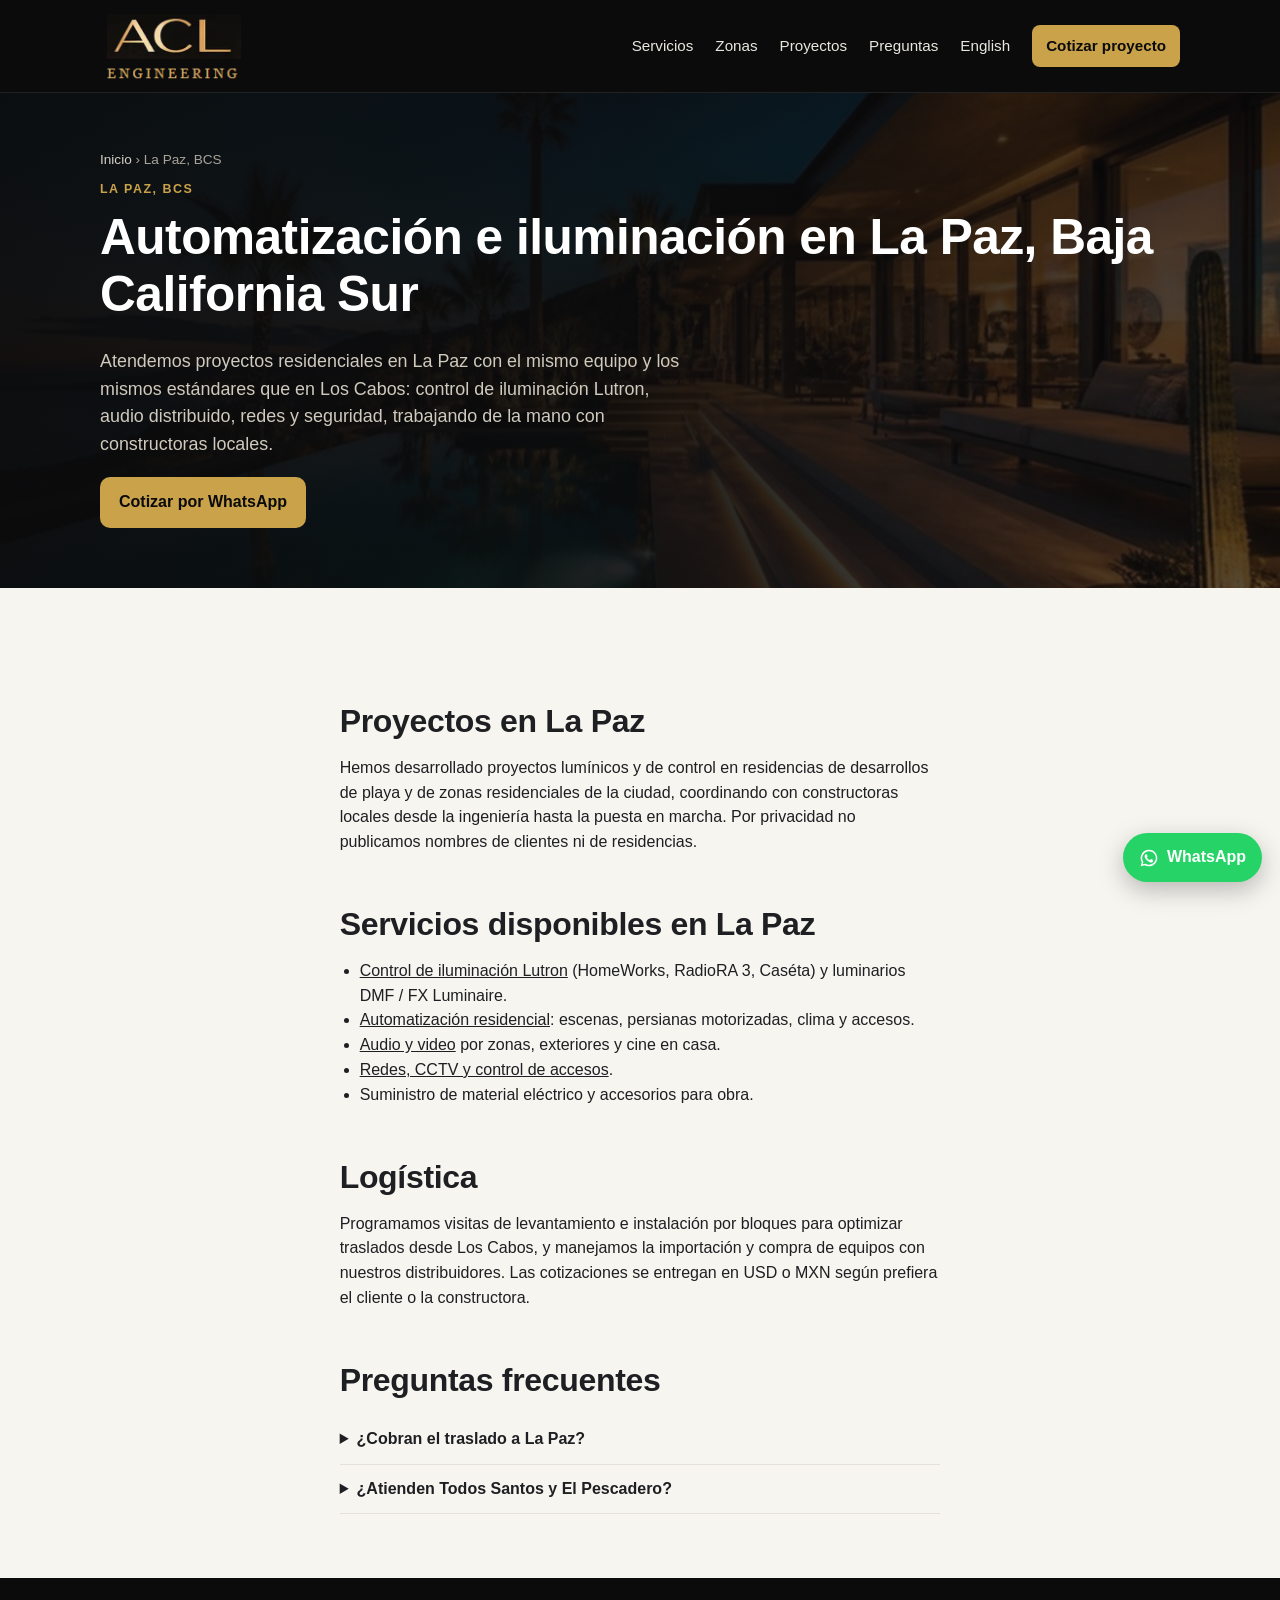
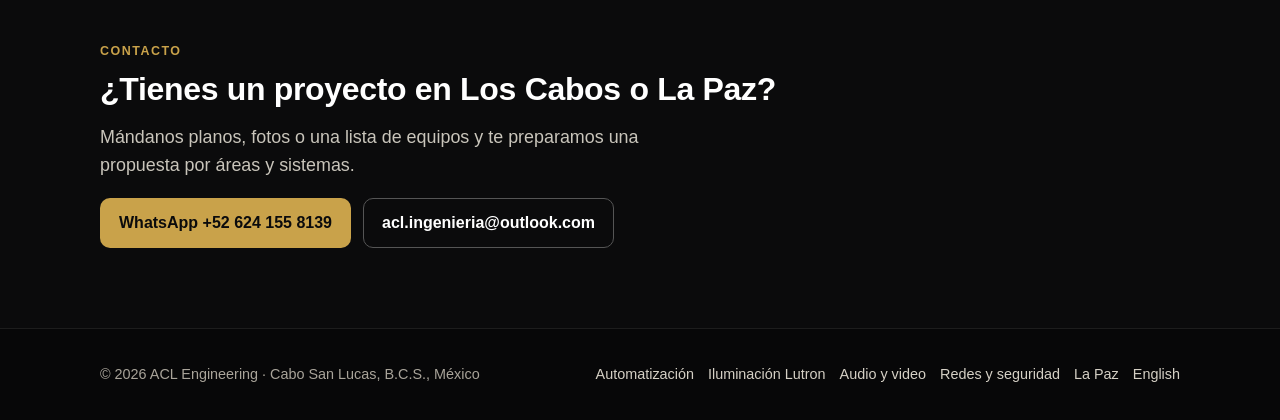
<file: la-paz.html>
<!doctype html>
<html lang="es-MX">
<head>
  <meta charset="utf-8">
  <meta name="viewport" content="width=device-width, initial-scale=1">
  <title>Automatización e iluminación Lutron en La Paz, BCS | ACL Engineering</title>
  <meta name="description" content="Control de iluminación Lutron, automatización, audio y redes en La Paz, Baja California Sur: Puerta Cortés, El Centenario y Costa Baja. Cotización en USD o MXN.">
  <link rel="canonical" href="https://www.aclengineering.mx/la-paz.html">
  <link rel="icon" href="img/logo-acl.png">
  <link rel="stylesheet" href="styles.css">
  <meta property="og:type" content="article">
  <meta property="og:locale" content="es_MX">
  <meta property="og:title" content="Automatización e iluminación Lutron en La Paz, BCS | ACL Engineering">
  <meta property="og:description" content="Control de iluminación Lutron, automatización, audio y redes en La Paz, Baja California Sur: Puerta Cortés, El Centenario y Costa Baja. Cotización en USD o MXN.">
  <meta property="og:url" content="https://www.aclengineering.mx/la-paz.html">
  <meta property="og:image" content="https://www.aclengineering.mx/img/villa-los-cabos-atardecer.jpg">
  <meta name="geo.region" content="MX-BCS">
  <script type="application/ld+json">{
  "@context": "https://schema.org",
  "@type": "Service",
  "name": "Automatización e iluminación en La Paz",
  "description": "Integradores de automatización, control de iluminación Lutron, audio y redes en La Paz, Baja California Sur: Puerta Cortés, Villa Centenario, Costa Baja y El Centenario. Cotización por áreas, en USD o MXN.",
  "url": "https://www.aclengineering.mx/la-paz.html",
  "serviceType": "Automatización e iluminación en La Paz",
  "provider": {
    "@id": "https://www.aclengineering.mx/#negocio",
    "@type": "LocalBusiness",
    "name": "ACL Engineering",
    "telephone": "+52-624-155-8139",
    "email": "acl.ingenieria@outlook.com",
    "address": {
      "@type": "PostalAddress",
      "addressLocality": "Cabo San Lucas",
      "addressRegion": "Baja California Sur",
      "addressCountry": "MX"
    }
  },
  "areaServed": [
    {
      "@type": "City",
      "name": "Cabo San Lucas"
    },
    {
      "@type": "City",
      "name": "San José del Cabo"
    },
    {
      "@type": "City",
      "name": "La Paz"
    },
    {
      "@type": "State",
      "name": "Baja California Sur"
    }
  ]
}</script>
  <script type="application/ld+json">{"@context": "https://schema.org", "@type": "BreadcrumbList", "itemListElement": [{"@type": "ListItem", "position": 1, "name": "Inicio", "item": "https://www.aclengineering.mx/"}, {"@type": "ListItem", "position": 2, "name": "Automatización e iluminación en La Paz, Baja California Sur", "item": "https://www.aclengineering.mx/la-paz.html"}]}</script>
  <script type="application/ld+json">{"@context": "https://schema.org", "@type": "FAQPage", "mainEntity": [{"@type": "Question", "name": "¿Cobran el traslado a La Paz?", "acceptedAnswer": {"@type": "Answer", "text": "Lo integramos en la propuesta de mano de obra según el alcance; en proyectos por etapas lo distribuimos entre visitas."}}, {"@type": "Question", "name": "¿Atienden Todos Santos y El Pescadero?", "acceptedAnswer": {"@type": "Answer", "text": "Sí, están en nuestra ruta entre Los Cabos y La Paz."}}]}</script>
</head>
<body>
  <header class="site-header">
    <div class="wrap">
      <a class="brand" href="index.html" aria-label="ACL Engineering"><img src="img/logo-acl-engineering.png" alt="ACL Engineering" width="152" height="86"></a>
      <button class="nav-toggle" aria-expanded="false" aria-controls="nav" onclick="const n=document.getElementById('nav');n.classList.toggle('open');this.setAttribute('aria-expanded',n.classList.contains('open'))">Menú</button>
      <nav class="nav" id="nav" aria-label="Principal">
        <a href="index.html#servicios">Servicios</a>
        <a href="index.html#zonas">Zonas</a>
        <a href="index.html#proyectos">Proyectos</a>
        <a href="index.html#faq">Preguntas</a>
        <a href="en/" lang="en" hreflang="en">English</a>
        <a class="cta" href="index.html#contacto">Cotizar proyecto</a>
      </nav>
    </div>
  </header>
  <main>
    <section class="page-hero has-photo">
      <img class="hero-photo" src="img/villa-los-cabos-atardecer.jpg" alt="Residencia con iluminación controlada en Baja California Sur" width="1920" height="1080" fetchpriority="high">
      <div class="wrap">
        <div class="breadcrumb"><a href="index.html">Inicio</a> › La Paz, BCS</div>
        <div class="eyebrow">La Paz, BCS</div>
        <h1>Automatización e iluminación en La Paz, Baja California Sur</h1>
        <p class="lead">Atendemos proyectos residenciales en La Paz con el mismo equipo y los mismos estándares que en Los Cabos: control de iluminación Lutron, audio distribuido, redes y seguridad, trabajando de la mano con constructoras locales.</p>
        <p style="margin-top:18px"><a class="btn btn-gold" href="https://wa.me/526241558139?text=Hola%20ACL%2C%20quiero%20cotizar%20un%20proyecto" rel="noopener">Cotizar por WhatsApp</a></p>
      </div>
    </section>
    <section>
      <div class="wrap prose">
        <h2>Proyectos en La Paz</h2>
        <p>Hemos desarrollado proyectos lumínicos y de control en residencias de desarrollos de playa y de zonas residenciales de la ciudad, coordinando con constructoras locales desde la ingeniería hasta la puesta en marcha. Por privacidad no publicamos nombres de clientes ni de residencias.</p>
        <h2>Servicios disponibles en La Paz</h2>
        <ul>
          <li><a href="control-de-iluminacion-lutron.html">Control de iluminación Lutron</a> (HomeWorks, RadioRA 3, Caséta) y luminarios DMF / FX Luminaire.</li>
          <li><a href="automatizacion-residencial-los-cabos.html">Automatización residencial</a>: escenas, persianas motorizadas, clima y accesos.</li>
          <li><a href="audio-y-video.html">Audio y video</a> por zonas, exteriores y cine en casa.</li>
          <li><a href="redes-y-seguridad.html">Redes, CCTV y control de accesos</a>.</li>
          <li>Suministro de material eléctrico y accesorios para obra.</li>
        </ul>
        <h2>Logística</h2>
        <p>Programamos visitas de levantamiento e instalación por bloques para optimizar traslados desde Los Cabos, y manejamos la importación y compra de equipos con nuestros distribuidores. Las cotizaciones se entregan en USD o MXN según prefiera el cliente o la constructora.</p>
        <h2>Preguntas frecuentes</h2>
        <details><summary>¿Cobran el traslado a La Paz?</summary><p>Lo integramos en la propuesta de mano de obra según el alcance; en proyectos por etapas lo distribuimos entre visitas.</p></details>
        <details><summary>¿Atienden Todos Santos y El Pescadero?</summary><p>Sí, están en nuestra ruta entre Los Cabos y La Paz.</p></details>
      </div>
    </section>
    <section class="dark" id="contacto">
      <div class="wrap">
        <div class="eyebrow">Contacto</div>
        <h2>¿Tienes un proyecto en Los Cabos o La Paz?</h2>
        <p class="lead">Mándanos planos, fotos o una lista de equipos y te preparamos una propuesta por áreas y sistemas.</p>
        <p style="display:flex;gap:12px;flex-wrap:wrap;margin-top:18px">
          <a class="btn btn-gold" href="https://wa.me/526241558139?text=Hola%20ACL%2C%20quiero%20cotizar%20un%20proyecto" rel="noopener">WhatsApp +52 624 155 8139</a>
          <a class="btn btn-ghost" href="mailto:acl.ingenieria@outlook.com">acl.ingenieria@outlook.com</a>
        </p>
      </div>
    </section>
  </main>
  <footer class="site-footer">
    <div class="wrap">
      <div>© <span id="y"></span> ACL Engineering · Cabo San Lucas, B.C.S., México</div>
      <nav aria-label="Pie">
        <a href="automatizacion-residencial-los-cabos.html">Automatización</a>
        <a href="control-de-iluminacion-lutron.html">Iluminación Lutron</a>
        <a href="audio-y-video.html">Audio y video</a>
        <a href="redes-y-seguridad.html">Redes y seguridad</a>
        <a href="la-paz.html">La Paz</a>
        <a href="en/" lang="en">English</a>
      </nav>
    </div>
  </footer>
  <a class="wa-float" href="https://wa.me/526241558139?text=Hola%20ACL%2C%20quiero%20cotizar%20un%20proyecto" rel="noopener" aria-label="Escribir por WhatsApp"><svg viewBox="0 0 24 24" fill="currentColor" aria-hidden="true"><path d="M12 2a10 10 0 0 0-8.6 15.1L2 22l5-1.3A10 10 0 1 0 12 2zm0 18.2a8.2 8.2 0 0 1-4.2-1.2l-.3-.2-3 .8.8-2.9-.2-.3A8.2 8.2 0 1 1 12 20.2zm4.5-6.1c-.2-.1-1.5-.7-1.7-.8-.2-.1-.4-.1-.6.1l-.8 1c-.1.2-.3.2-.5.1a6.7 6.7 0 0 1-3.3-2.9c-.2-.4.3-.4.7-1.3.1-.2 0-.3 0-.5l-.8-1.8c-.2-.5-.4-.4-.6-.4h-.5a1 1 0 0 0-.7.3 3 3 0 0 0-.9 2.2 5.2 5.2 0 0 0 1.1 2.8 11.9 11.9 0 0 0 4.6 4c1.7.7 2.1.6 2.8.5a2.4 2.4 0 0 0 1.6-1.1 2 2 0 0 0 .1-1.1c0-.1-.2-.2-.5-.3z"/></svg>WhatsApp</a>
  <script>document.getElementById('y').textContent=new Date().getFullYear()</script>
</body>
</html>
</file>
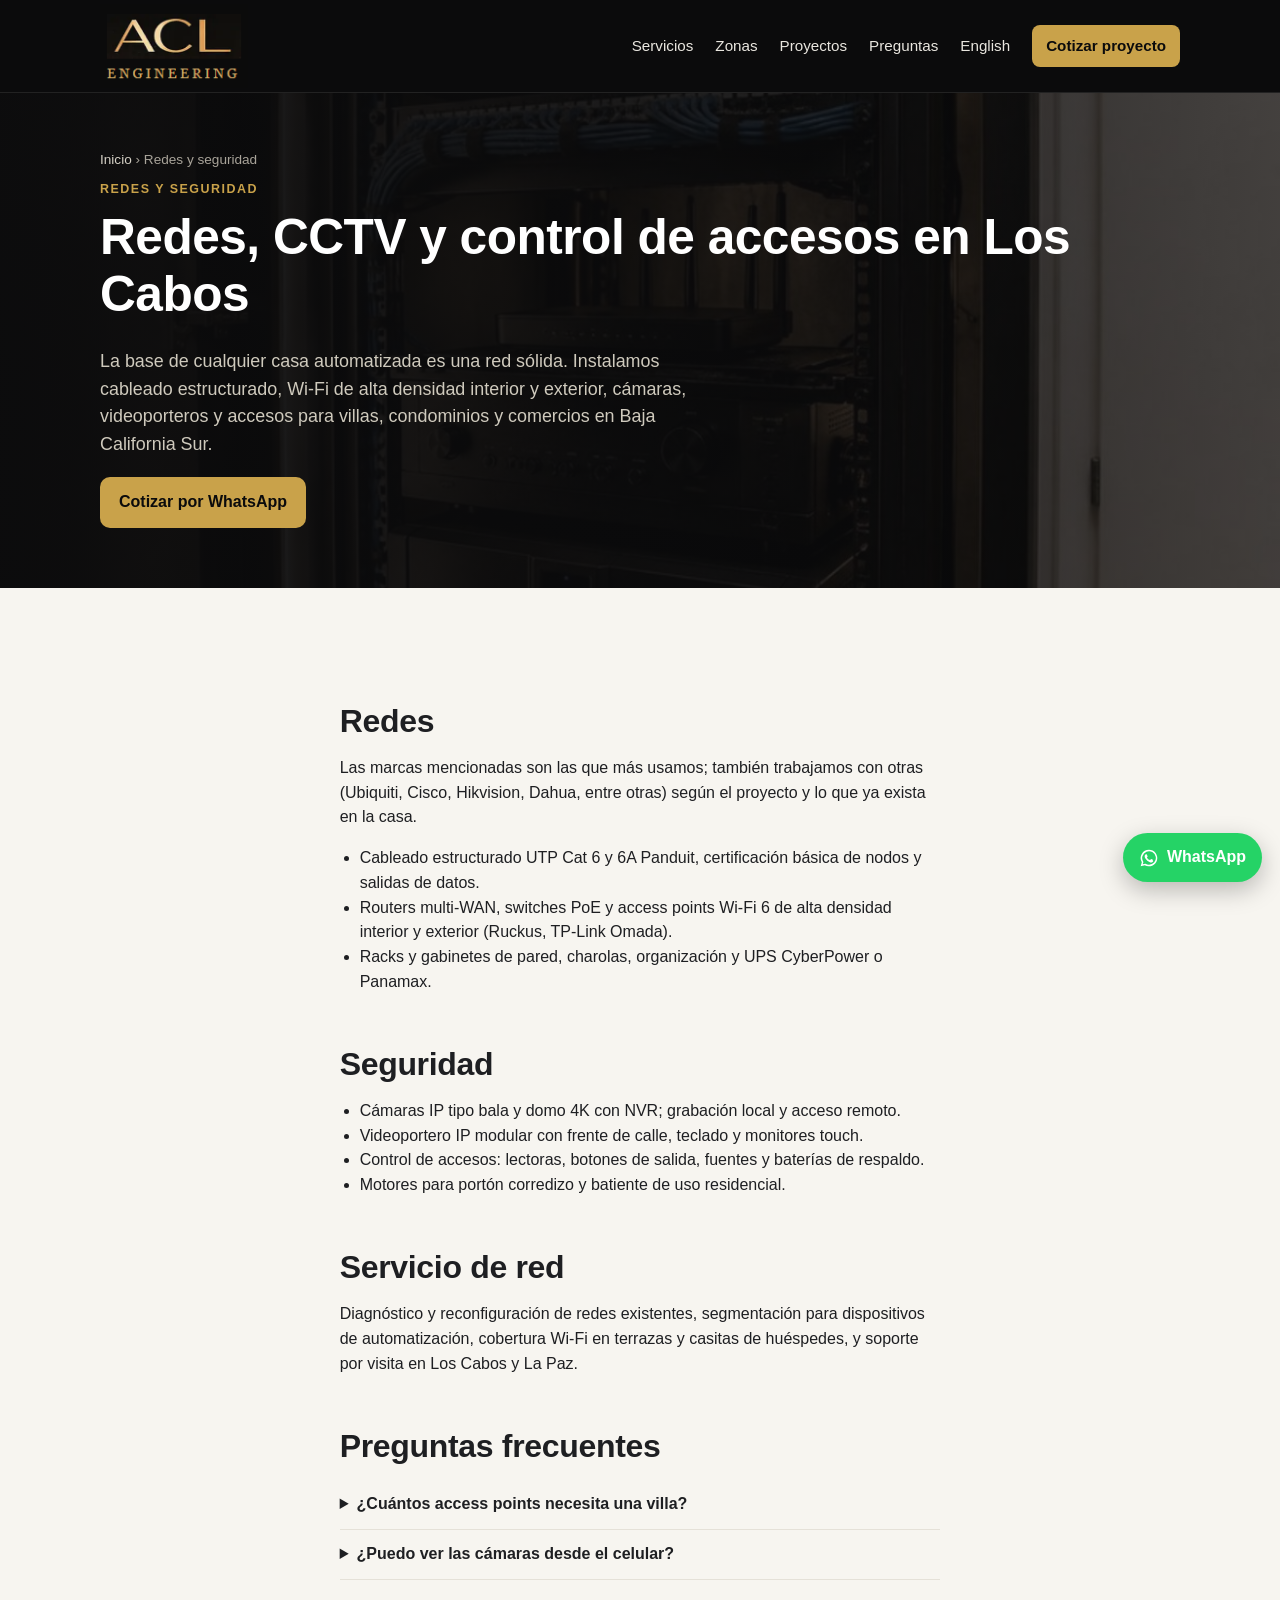
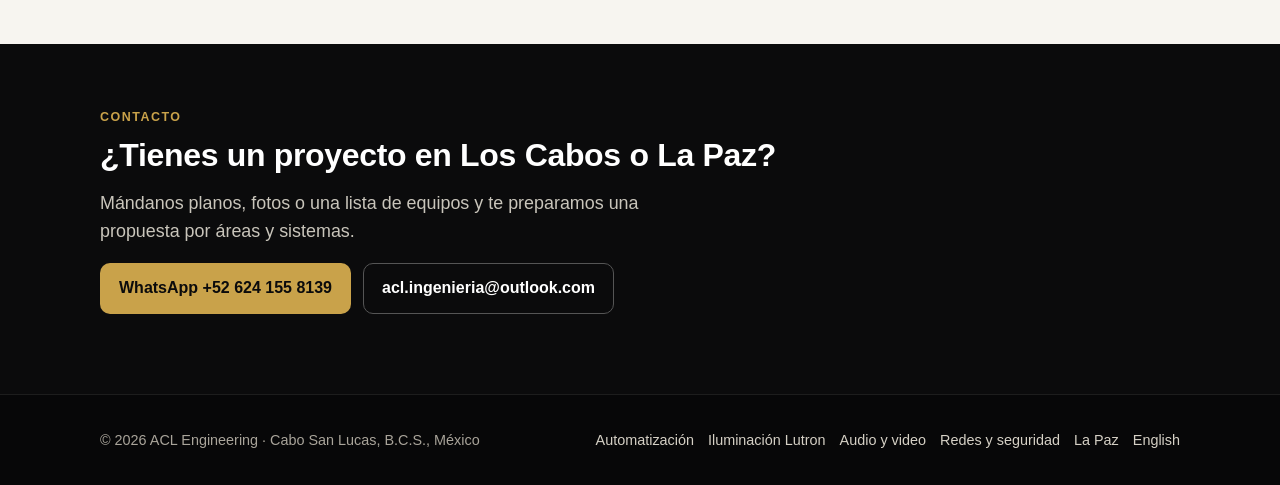
<file: redes-y-seguridad.html>
<!doctype html>
<html lang="es-MX">
<head>
  <meta charset="utf-8">
  <meta name="viewport" content="width=device-width, initial-scale=1">
  <title>Redes Wi‑Fi, CCTV y accesos en Los Cabos | ACL Engineering</title>
  <meta name="description" content="Cableado Cat 6, Wi‑Fi de alta densidad, cámaras IP 4K, videoportero, control de accesos y portones para villas y comercios en Los Cabos y La Paz, BCS.">
  <link rel="canonical" href="https://www.aclengineering.mx/redes-y-seguridad.html">
  <link rel="icon" href="img/logo-acl.png">
  <link rel="stylesheet" href="styles.css">
  <meta property="og:type" content="article">
  <meta property="og:locale" content="es_MX">
  <meta property="og:title" content="Redes Wi‑Fi, CCTV y accesos en Los Cabos | ACL Engineering">
  <meta property="og:description" content="Cableado Cat 6, Wi‑Fi de alta densidad, cámaras IP 4K, videoportero, control de accesos y portones para villas y comercios en Los Cabos y La Paz, BCS.">
  <meta property="og:url" content="https://www.aclengineering.mx/redes-y-seguridad.html">
  <meta property="og:image" content="https://www.aclengineering.mx/img/rack-redes.jpg">
  <meta name="geo.region" content="MX-BCS">
  <script type="application/ld+json">{
  "@context": "https://schema.org",
  "@type": "Service",
  "name": "Redes Wi‑Fi, CCTV y control de accesos",
  "description": "Cableado estructurado Cat 6, Wi‑Fi de alta densidad, cámaras IP 4K, videoportero, control de accesos y motores de portón para villas, condominios y comercios en Los Cabos y La Paz. Racks, UPS y gabinetes.",
  "url": "https://www.aclengineering.mx/redes-y-seguridad.html",
  "serviceType": "Redes Wi‑Fi, CCTV y control de accesos",
  "provider": {
    "@id": "https://www.aclengineering.mx/#negocio",
    "@type": "LocalBusiness",
    "name": "ACL Engineering",
    "telephone": "+52-624-155-8139",
    "email": "acl.ingenieria@outlook.com",
    "address": {
      "@type": "PostalAddress",
      "addressLocality": "Cabo San Lucas",
      "addressRegion": "Baja California Sur",
      "addressCountry": "MX"
    }
  },
  "areaServed": [
    {
      "@type": "City",
      "name": "Cabo San Lucas"
    },
    {
      "@type": "City",
      "name": "San José del Cabo"
    },
    {
      "@type": "City",
      "name": "La Paz"
    },
    {
      "@type": "State",
      "name": "Baja California Sur"
    }
  ]
}</script>
  <script type="application/ld+json">{"@context": "https://schema.org", "@type": "BreadcrumbList", "itemListElement": [{"@type": "ListItem", "position": 1, "name": "Inicio", "item": "https://www.aclengineering.mx/"}, {"@type": "ListItem", "position": 2, "name": "Redes, CCTV y control de accesos en Los Cabos", "item": "https://www.aclengineering.mx/redes-y-seguridad.html"}]}</script>
  <script type="application/ld+json">{"@context": "https://schema.org", "@type": "FAQPage", "mainEntity": [{"@type": "Question", "name": "¿Cuántos access points necesita una villa?", "acceptedAnswer": {"@type": "Answer", "text": "Depende de metros, muros y uso; en villas de Los Cabos solemos instalar de 3 a 7 access points incluyendo exteriores. Lo definimos con el plano."}}, {"@type": "Question", "name": "¿Puedo ver las cámaras desde el celular?", "acceptedAnswer": {"@type": "Answer", "text": "Sí. El NVR y el videoportero permiten acceso remoto desde app, siempre con una red bien configurada."}}]}</script>
</head>
<body>
  <header class="site-header">
    <div class="wrap">
      <a class="brand" href="index.html" aria-label="ACL Engineering"><img src="img/logo-acl-engineering.png" alt="ACL Engineering" width="152" height="86"></a>
      <button class="nav-toggle" aria-expanded="false" aria-controls="nav" onclick="const n=document.getElementById('nav');n.classList.toggle('open');this.setAttribute('aria-expanded',n.classList.contains('open'))">Menú</button>
      <nav class="nav" id="nav" aria-label="Principal">
        <a href="index.html#servicios">Servicios</a>
        <a href="index.html#zonas">Zonas</a>
        <a href="index.html#proyectos">Proyectos</a>
        <a href="index.html#faq">Preguntas</a>
        <a href="en/" lang="en" hreflang="en">English</a>
        <a class="cta" href="index.html#contacto">Cotizar proyecto</a>
      </nav>
    </div>
  </header>
  <main>
    <section class="page-hero has-photo">
      <img class="hero-photo" src="img/rack-redes.jpg" alt="Rack de red residencial" width="1920" height="1080" fetchpriority="high">
      <div class="wrap">
        <div class="breadcrumb"><a href="index.html">Inicio</a> › Redes y seguridad</div>
        <div class="eyebrow">Redes y seguridad</div>
        <h1>Redes, CCTV y control de accesos en Los Cabos</h1>
        <p class="lead">La base de cualquier casa automatizada es una red sólida. Instalamos cableado estructurado, Wi‑Fi de alta densidad interior y exterior, cámaras, videoporteros y accesos para villas, condominios y comercios en Baja California Sur.</p>
        <p style="margin-top:18px"><a class="btn btn-gold" href="https://wa.me/526241558139?text=Hola%20ACL%2C%20quiero%20cotizar%20un%20proyecto" rel="noopener">Cotizar por WhatsApp</a></p>
      </div>
    </section>
    <section>
      <div class="wrap prose">
        <h2>Redes</h2>
        <p>Las marcas mencionadas son las que más usamos; también trabajamos con otras (Ubiquiti, Cisco, Hikvision, Dahua, entre otras) según el proyecto y lo que ya exista en la casa.</p>
        <ul>
          <li>Cableado estructurado UTP Cat 6 y 6A Panduit, certificación básica de nodos y salidas de datos.</li>
          <li>Routers multi‑WAN, switches PoE y access points Wi‑Fi 6 de alta densidad interior y exterior (Ruckus, TP‑Link Omada).</li>
          <li>Racks y gabinetes de pared, charolas, organización y UPS CyberPower o Panamax.</li>
        </ul>
        <h2>Seguridad</h2>
        <ul>
          <li>Cámaras IP tipo bala y domo 4K con NVR; grabación local y acceso remoto.</li>
          <li>Videoportero IP modular con frente de calle, teclado y monitores touch.</li>
          <li>Control de accesos: lectoras, botones de salida, fuentes y baterías de respaldo.</li>
          <li>Motores para portón corredizo y batiente de uso residencial.</li>
        </ul>
        <h2>Servicio de red</h2>
        <p>Diagnóstico y reconfiguración de redes existentes, segmentación para dispositivos de automatización, cobertura Wi‑Fi en terrazas y casitas de huéspedes, y soporte por visita en Los Cabos y La Paz.</p>
        <h2>Preguntas frecuentes</h2>
        <details><summary>¿Cuántos access points necesita una villa?</summary><p>Depende de metros, muros y uso; en villas de Los Cabos solemos instalar de 3 a 7 access points incluyendo exteriores. Lo definimos con el plano.</p></details>
        <details><summary>¿Puedo ver las cámaras desde el celular?</summary><p>Sí. El NVR y el videoportero permiten acceso remoto desde app, siempre con una red bien configurada.</p></details>
      </div>
    </section>
    <section class="dark" id="contacto">
      <div class="wrap">
        <div class="eyebrow">Contacto</div>
        <h2>¿Tienes un proyecto en Los Cabos o La Paz?</h2>
        <p class="lead">Mándanos planos, fotos o una lista de equipos y te preparamos una propuesta por áreas y sistemas.</p>
        <p style="display:flex;gap:12px;flex-wrap:wrap;margin-top:18px">
          <a class="btn btn-gold" href="https://wa.me/526241558139?text=Hola%20ACL%2C%20quiero%20cotizar%20un%20proyecto" rel="noopener">WhatsApp +52 624 155 8139</a>
          <a class="btn btn-ghost" href="mailto:acl.ingenieria@outlook.com">acl.ingenieria@outlook.com</a>
        </p>
      </div>
    </section>
  </main>
  <footer class="site-footer">
    <div class="wrap">
      <div>© <span id="y"></span> ACL Engineering · Cabo San Lucas, B.C.S., México</div>
      <nav aria-label="Pie">
        <a href="automatizacion-residencial-los-cabos.html">Automatización</a>
        <a href="control-de-iluminacion-lutron.html">Iluminación Lutron</a>
        <a href="audio-y-video.html">Audio y video</a>
        <a href="redes-y-seguridad.html">Redes y seguridad</a>
        <a href="la-paz.html">La Paz</a>
        <a href="en/" lang="en">English</a>
      </nav>
    </div>
  </footer>
  <a class="wa-float" href="https://wa.me/526241558139?text=Hola%20ACL%2C%20quiero%20cotizar%20un%20proyecto" rel="noopener" aria-label="Escribir por WhatsApp"><svg viewBox="0 0 24 24" fill="currentColor" aria-hidden="true"><path d="M12 2a10 10 0 0 0-8.6 15.1L2 22l5-1.3A10 10 0 1 0 12 2zm0 18.2a8.2 8.2 0 0 1-4.2-1.2l-.3-.2-3 .8.8-2.9-.2-.3A8.2 8.2 0 1 1 12 20.2zm4.5-6.1c-.2-.1-1.5-.7-1.7-.8-.2-.1-.4-.1-.6.1l-.8 1c-.1.2-.3.2-.5.1a6.7 6.7 0 0 1-3.3-2.9c-.2-.4.3-.4.7-1.3.1-.2 0-.3 0-.5l-.8-1.8c-.2-.5-.4-.4-.6-.4h-.5a1 1 0 0 0-.7.3 3 3 0 0 0-.9 2.2 5.2 5.2 0 0 0 1.1 2.8 11.9 11.9 0 0 0 4.6 4c1.7.7 2.1.6 2.8.5a2.4 2.4 0 0 0 1.6-1.1 2 2 0 0 0 .1-1.1c0-.1-.2-.2-.5-.3z"/></svg>WhatsApp</a>
  <script>document.getElementById('y').textContent=new Date().getFullYear()</script>
</body>
</html>
</file>
<file: styles.css>
/* ACL Engineering — sitio estático. Colores de marca: negro + dorado (logo). */
:root {
  --ink: #0b0b0c;
  --ink-2: #16171a;
  --gold: #c9a24a;
  --gold-2: #e2c070;
  --paper: #f7f5f0;
  --text: #1e1f22;
  --muted: #5d6068;
  --line: #e5e1d8;
  --max: 1120px;
}
* { box-sizing: border-box; }
html { scroll-behavior: smooth; }
body {
  margin: 0;
  font-family: -apple-system, BlinkMacSystemFont, "Segoe UI", Roboto, Helvetica, Arial, sans-serif;
  color: var(--text);
  background: var(--paper);
  line-height: 1.55;
  -webkit-font-smoothing: antialiased;
}
img { max-width: 100%; height: auto; display: block; }
a { color: inherit; }
h1, h2, h3 { line-height: 1.15; margin: 0 0 .5em; letter-spacing: -.01em; }
h1 { font-size: clamp(1.9rem, 4.5vw, 3.1rem); font-weight: 700; }
h2 { font-size: clamp(1.4rem, 3vw, 2rem); font-weight: 700; }
h3 { font-size: 1.1rem; font-weight: 650; }
p { margin: 0 0 1em; }
.wrap { max-width: var(--max); margin: 0 auto; padding: 0 20px; }
.eyebrow { color: var(--gold); font-weight: 700; letter-spacing: .12em; text-transform: uppercase; font-size: .78rem; margin-bottom: .6rem; }
.muted { color: var(--muted); }
.lead { font-size: 1.12rem; color: var(--muted); max-width: 60ch; }

/* Header */
.site-header { background: var(--ink); color: #fff; position: sticky; top: 0; z-index: 20; border-bottom: 1px solid #222; }
.site-header .wrap { display: flex; align-items: center; justify-content: space-between; gap: 16px; height: 92px; }
.site-header .brand { display: inline-flex; align-items: center; }
.site-header .brand img { height: 84px; width: auto; }
.nav { display: flex; gap: 22px; align-items: center; }
.nav a { color: #e9e6df; text-decoration: none; font-size: .95rem; }
.nav a:hover { color: var(--gold-2); }
.nav .cta { background: var(--gold); color: var(--ink); padding: 9px 14px; border-radius: 8px; font-weight: 700; }
.nav .cta:hover { background: var(--gold-2); color: var(--ink); }
.nav-toggle { display: none; background: none; border: 1px solid #444; color: #fff; border-radius: 8px; padding: 8px 10px; font-size: 1rem; }
@media (max-width: 860px) {
  .nav-toggle { display: inline-block; }
  .nav { display: none; position: absolute; left: 0; right: 0; top: 92px; background: var(--ink); flex-direction: column; align-items: stretch; padding: 12px 20px 18px; gap: 14px; border-bottom: 1px solid #222; }
  .nav.open { display: flex; }
}

/* Hero */
.hero { background: radial-gradient(1200px 500px at 80% -10%, #2a2410 0%, var(--ink) 55%); color: #fff; padding: 72px 0 64px; }
.hero .lead { color: #cfcabd; }
.hero .actions { display: flex; gap: 12px; flex-wrap: wrap; margin-top: 22px; }
.btn { display: inline-block; padding: 12px 18px; border-radius: 10px; text-decoration: none; font-weight: 700; border: 1px solid transparent; }
.btn-gold { background: var(--gold); color: var(--ink); }
.btn-gold:hover { background: var(--gold-2); }
.btn-ghost { border-color: #555; color: #fff; }
.btn-ghost:hover { border-color: var(--gold); color: var(--gold-2); }
.btn-dark { background: var(--ink); color: #fff; }
.btn-dark:hover { background: #2a2b2f; }
.hero .chips { display: flex; flex-wrap: wrap; gap: 8px; margin-top: 28px; }
.chip { font-size: .8rem; color: #e3dfd5; border: 1px solid #3a3a3a; border-radius: 999px; padding: 5px 11px; }

/* Sections */
section { padding: 64px 0; }
section.alt { background: #fff; border-top: 1px solid var(--line); border-bottom: 1px solid var(--line); }
section.dark { background: var(--ink); color: #fff; }
section.dark .muted, section.dark .lead { color: #c9c5bb; }
.grid { display: grid; gap: 18px; }
.grid-3 { grid-template-columns: repeat(3, 1fr); }
.grid-2 { grid-template-columns: repeat(2, 1fr); }
@media (max-width: 900px) { .grid-3 { grid-template-columns: repeat(2, 1fr); } }
@media (max-width: 600px) { .grid-3, .grid-2 { grid-template-columns: 1fr; } }
.card { background: #fff; border: 1px solid var(--line); border-radius: 14px; padding: 22px; }
.card .icon { width: 40px; height: 40px; color: var(--gold); margin-bottom: 12px; }
.card h3 a { text-decoration: none; }
.card h3 a:hover { color: var(--gold); }
.card ul { margin: 8px 0 0; padding-left: 18px; color: var(--muted); font-size: .95rem; }
.dark .card { background: var(--ink-2); border-color: #2a2a2a; }
.dark .card ul { color: #bdb8ad; }

.zones { display: flex; flex-wrap: wrap; gap: 10px; }
.zones span { background: #fff; border: 1px solid var(--line); border-radius: 999px; padding: 7px 14px; font-size: .95rem; }
.dark .zones span { background: #1d1e22; border-color: #333; }

.projects { columns: 2; column-gap: 28px; padding-left: 18px; color: var(--muted); }
@media (max-width: 600px) { .projects { columns: 1; } }
.brands { display: flex; flex-wrap: wrap; gap: 10px 22px; font-weight: 600; color: var(--muted); }

.steps { counter-reset: s; display: grid; gap: 14px; grid-template-columns: repeat(4, 1fr); }
@media (max-width: 900px) { .steps { grid-template-columns: repeat(2, 1fr); } }
@media (max-width: 520px) { .steps { grid-template-columns: 1fr; } }
.step { background: #fff; border: 1px solid var(--line); border-radius: 14px; padding: 20px; }
.step::before { counter-increment: s; content: counter(s, decimal-leading-zero); display: block; color: var(--gold); font-weight: 800; font-size: 1.4rem; margin-bottom: 6px; }

details { border-bottom: 1px solid var(--line); padding: 12px 0; }
summary { cursor: pointer; font-weight: 650; }
details p { margin: 8px 0 0; color: var(--muted); }

/* Contact */
.contact { display: grid; grid-template-columns: 1.1fr .9fr; gap: 28px; align-items: start; }
@media (max-width: 800px) { .contact { grid-template-columns: 1fr; } }
.contact-list { list-style: none; padding: 0; margin: 0; display: grid; gap: 10px; }
.contact-list a { color: #fff; text-decoration: none; font-weight: 600; }
.contact-list a:hover { color: var(--gold-2); }
.contact-list small { display: block; color: #a9a49a; font-weight: 400; }
.form { background: var(--ink-2); border: 1px solid #2a2a2a; border-radius: 14px; padding: 20px; display: grid; gap: 12px; }
.form label { font-size: .85rem; color: #cfcabd; display: grid; gap: 6px; }
.form input, .form select, .form textarea { width: 100%; background: #0f1012; color: #fff; border: 1px solid #333; border-radius: 8px; padding: 10px 12px; font: inherit; }
.form textarea { min-height: 100px; resize: vertical; }

/* Footer */
.site-footer { background: #070708; color: #a9a49a; padding: 34px 0; font-size: .9rem; border-top: 1px solid #1d1d1d; }
.site-footer .wrap { display: flex; flex-wrap: wrap; gap: 18px; justify-content: space-between; align-items: center; }
.site-footer a { color: #d5d0c5; text-decoration: none; }
.site-footer a:hover { color: var(--gold-2); }
.site-footer nav { display: flex; flex-wrap: wrap; gap: 14px; }

/* WhatsApp flotante */
.wa-float { position: fixed; right: 18px; bottom: 18px; background: #25d366; color: #fff; border-radius: 999px; padding: 12px 16px; font-weight: 700; text-decoration: none; box-shadow: 0 8px 24px rgba(0,0,0,.25); display: flex; align-items: center; gap: 8px; z-index: 30; }
.wa-float svg { width: 20px; height: 20px; }

/* Páginas internas */
.page-hero { background: var(--ink); color: #fff; padding: 56px 0 44px; }
.page-hero .lead { color: #cfcabd; }
.prose { max-width: 72ch; }
.prose h2 { margin-top: 1.6em; }
.prose ul { padding-left: 20px; }
.breadcrumb { font-size: .85rem; color: #a9a49a; margin-bottom: 10px; }
.breadcrumb a { color: #d5d0c5; text-decoration: none; }

/* Imágenes de servicio y galería de obra */
.hero.has-photo { position: relative; overflow: hidden; background: var(--ink); }
.hero.has-photo .wrap { position: relative; z-index: 1; }
.hero-photo { position: absolute; inset: 0; width: 100%; height: 100%; object-fit: cover; opacity: .55; }
.hero.has-photo::after { content: ""; position: absolute; inset: 0; background: linear-gradient(90deg, rgba(11,11,12,.92) 0%, rgba(11,11,12,.75) 45%, rgba(11,11,12,.25) 100%); }
.hero.has-photo .wrap { z-index: 2; }
.card.has-photo { padding: 0; overflow: hidden; }
.card.has-photo img { width: 100%; aspect-ratio: 3/2; object-fit: cover; }
.card.has-photo .body { padding: 20px 22px 22px; }
.gallery { display: grid; grid-template-columns: repeat(5, 1fr); gap: 12px; }
@media (max-width: 700px) { .gallery { grid-template-columns: repeat(2, 1fr); gap: 10px; } }
.gallery figure { margin: 0; background: #fff; border: 1px solid var(--line); border-radius: 12px; overflow: hidden; }
.gallery img { width: 100%; aspect-ratio: 1; object-fit: cover; }
.gallery figcaption { font-size: .72rem; color: var(--muted); padding: 6px 8px; line-height: 1.3; }
.gallery .tall img { object-position: top; }
.brand-strip { display: grid; grid-template-columns: repeat(6, 1fr); gap: 14px; align-items: center; }
@media (max-width: 900px) { .brand-strip { grid-template-columns: repeat(3, 1fr); } }
@media (max-width: 520px) { .brand-strip { grid-template-columns: repeat(2, 1fr); } }
.brand-strip .brand { background: #fff; border: 1px solid var(--line); border-radius: 12px; height: 72px; display: flex; align-items: center; justify-content: center; padding: 10px 14px; }
.brand-strip .brand img { max-height: 36px; width: auto; max-width: 100%; filter: grayscale(1); opacity: .8; transition: .2s; }
.brand-strip .brand:hover img { filter: none; opacity: 1; }
.brand-strip .wordmark { font-weight: 800; letter-spacing: .08em; color: #3a3b40; font-size: 1.05rem; text-transform: uppercase; }
.brand-strip .wordmark.serif { font-family: Georgia, "Times New Roman", serif; letter-spacing: .02em; text-transform: none; font-weight: 700; }
.brand-strip .wordmark.light { font-weight: 400; letter-spacing: .3em; }
.brand-strip .wordmark small { display: block; font-size: .6rem; letter-spacing: .2em; font-weight: 600; color: var(--muted); text-align: center; }

.page-hero.has-photo { position: relative; overflow: hidden; }
.page-hero.has-photo .hero-photo { position: absolute; inset: 0; width: 100%; height: 100%; object-fit: cover; opacity: .5; }
.page-hero.has-photo::after { content: ""; position: absolute; inset: 0; background: linear-gradient(90deg, rgba(11,11,12,.94) 0%, rgba(11,11,12,.8) 50%, rgba(11,11,12,.35) 100%); }
.page-hero.has-photo .wrap { position: relative; z-index: 2; }
</file>
